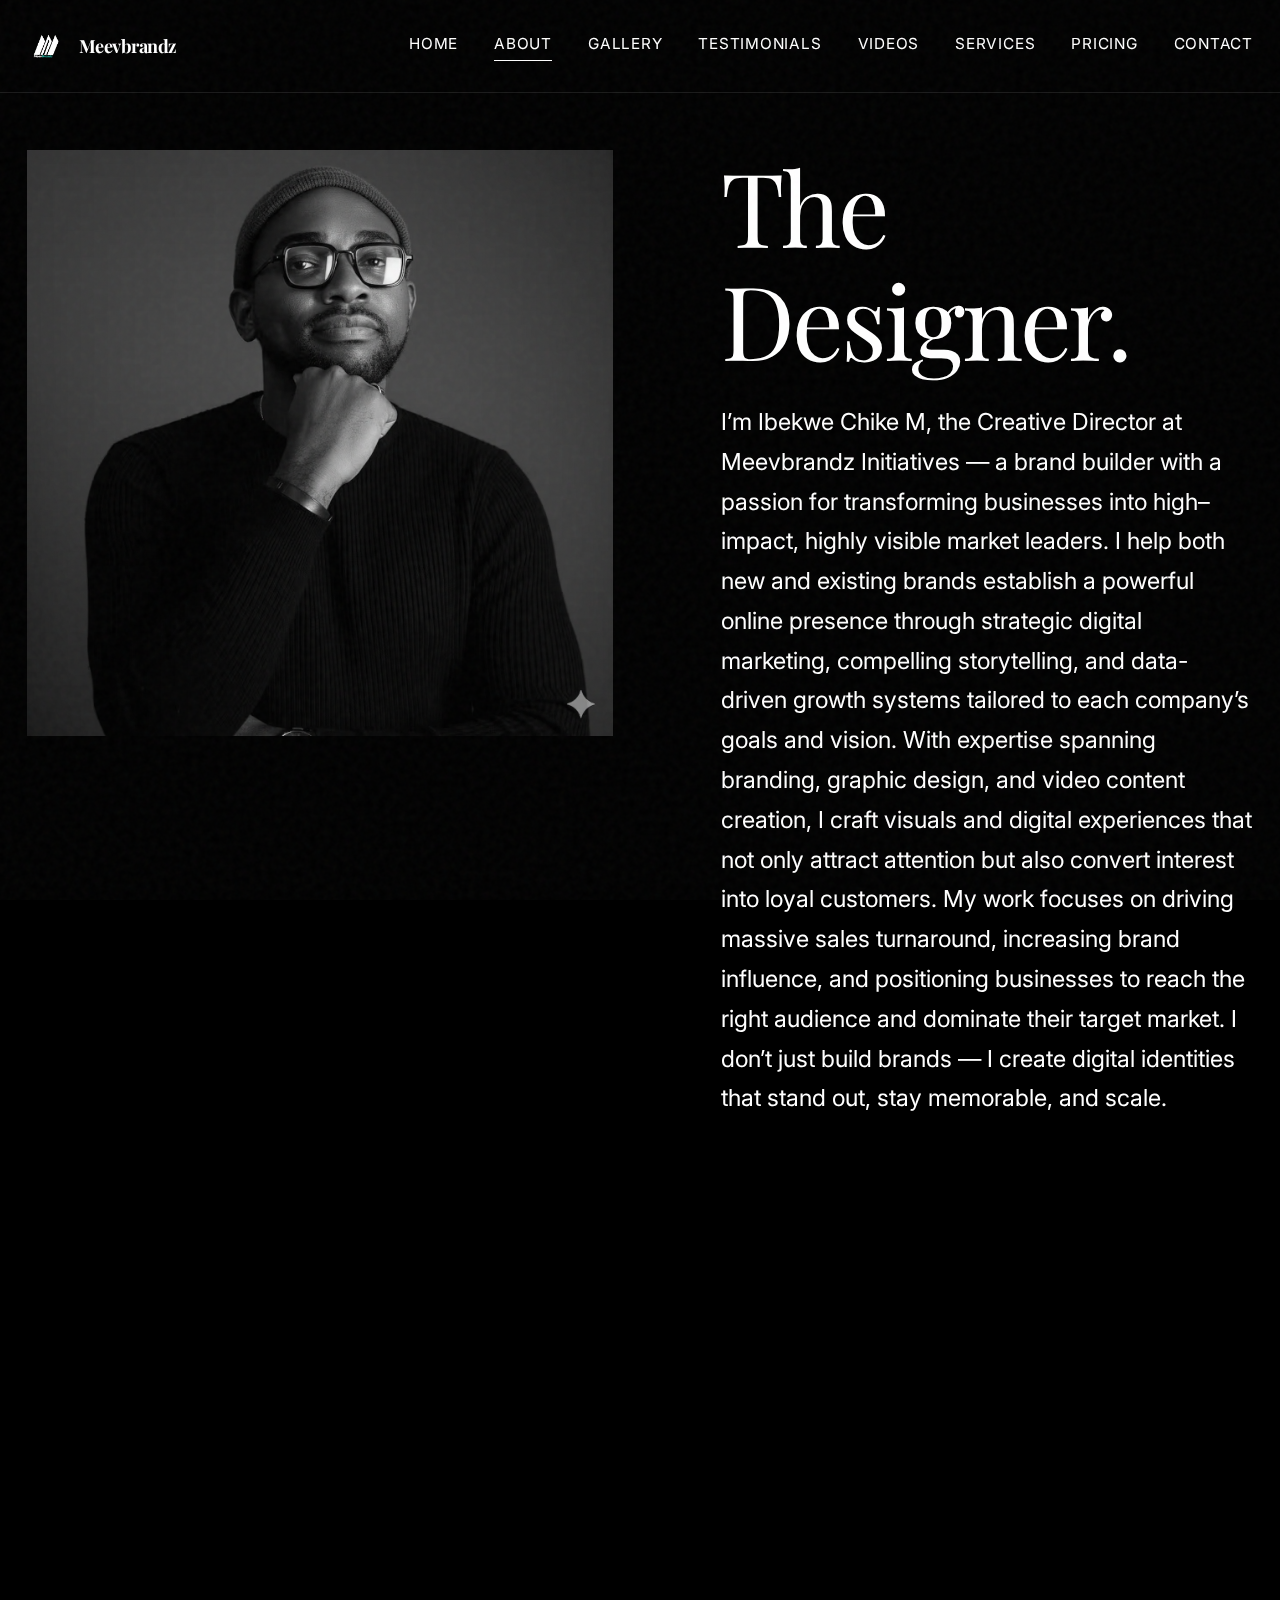
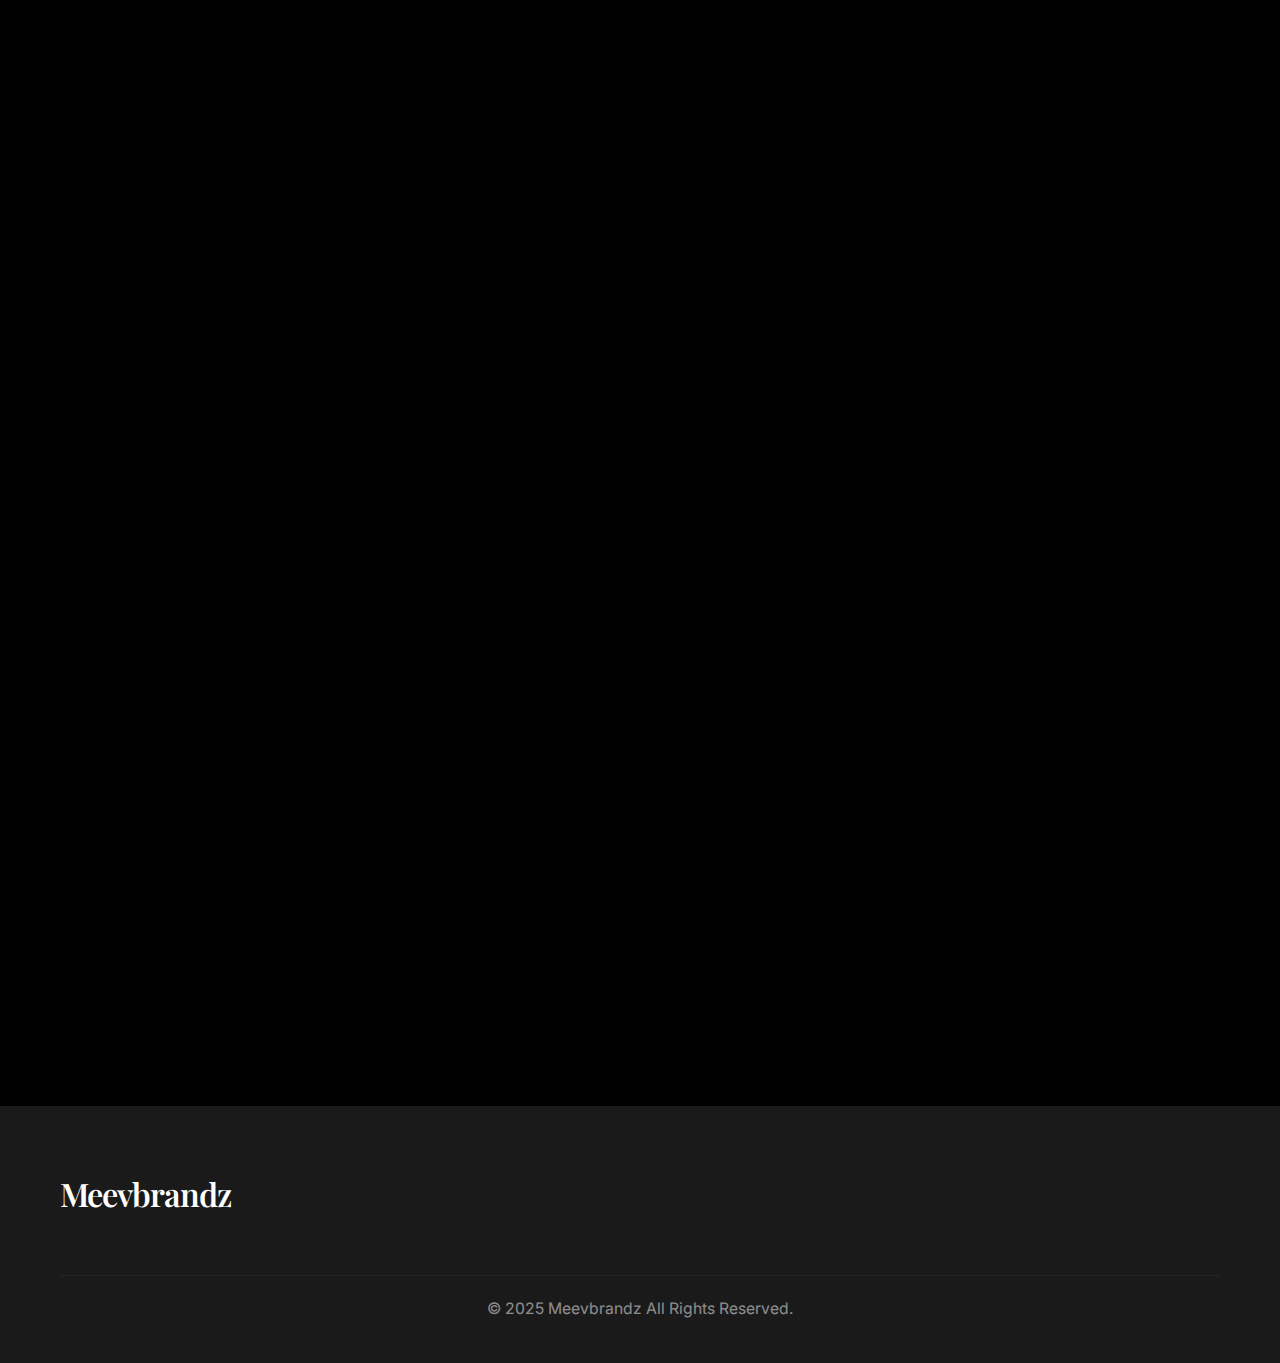
<file: about.html>
<!DOCTYPE html>
<html lang="en">
<head>
    <meta charset="UTF-8">
    <meta name="viewport" content="width=device-width, initial-scale=1.0">
    <title>About | Meevbrandz</title>
    <link rel="stylesheet" href="/css/styles.css">
    <link rel="apple-touch-icon" href="assets/images/logo.avif">
    <link rel="icon" type="image/avif" sizes="32x32" href="assets/images/logo.avif">
    <link rel="icon" type="image/avif" sizes="16x16" href="assets/images/logo.avif">
    <link rel="icon" href="assets/images/logo.avif" type="image/avif">
    <link rel="alternate icon" href="assets/images/logo.avif" type="image/avif">
    <link href="https://fonts.googleapis.com/css2?family=Inter:wght@300;400;500;600&family=Playfair+Display:ital,wght@0,400;0,600;1,400&display=swap" rel="stylesheet">
    <link rel="stylesheet" href="https://cdnjs.cloudflare.com/ajax/libs/font-awesome/6.5.1/css/all.min.css" integrity="sha512-DTOQO9RWCH3ppGqcWaEA1BIZOC6xxalwEsw9c2QQeAIftl+Vegovlnee1c9QX4TctnWMn13TZye+giMm8e2LwA==" crossorigin="anonymous" referrerpolicy="no-referrer" />
</head>
<body>
    <div class="noise-overlay"></div>

    <nav class="navbar">
        <div class="container nav-container">
            <a href="/" class="logo">
                <img src="assets/images/logo.avif" alt="Meevbrandz" class="logo-img">
                <span class="logo-text">Meevbrandz</span>
            </a>
            <div class="mobile-menu-btn">☰</div>
            <div class="nav-links">
                <a href="/">Home</a>
                <a href="/about.html" class="active">About</a>
                <a href="/gallery.html">Gallery</a>
                <a href="/testimonials.html">Testimonials</a>
                <a href="/videos.html">Videos</a>
                <a href="/services.html">Services</a>
                <a href="/pricing.html">Pricing</a>
                <a href="/contact.html">Contact</a>
            </div>
        </div>
    </nav>

    <section class="section container" style="padding-top: 150px;">
        <div class="grid grid-2">
            <div class="reveal-up">
                <img src="/assets/images/meev-opt.avif" alt="Meevbrandz Portrait" style="width: 100%; max-height: 700px; object-fit: cover; filter: grayscale(100%);">
            </div>
            <div style="display: flex; flex-direction: column; justify-content: center; padding-left: var(--spacing-md);">
                <h1 class="reveal-up delay-1">The Designer.</h1>
                <p class="bio reveal-up delay-2" style="font-size: 1.3rem; margin-bottom: var(--spacing-md);">
                    I’m Ibekwe Chike M, the Creative Director at Meevbrandz Initiatives — a brand builder with a passion for transforming businesses into high–impact, highly visible market leaders.
                    I help both new and existing brands establish a powerful online presence through strategic digital marketing, compelling storytelling, and data-driven growth systems tailored to each company’s goals and vision.

                    With expertise spanning branding, graphic design, and video content creation, I craft visuals and digital experiences that not only attract attention but also convert interest into loyal customers. My work focuses on driving massive sales turnaround, increasing brand influence, and positioning businesses to reach the right audience and dominate their target market.

                    I don’t just build brands — I create digital identities that stand out, stay memorable, and scale.
                </p>
                
                <div class="reveal-up delay-3">
                    <h3 style="margin-top: 2rem;">Skills</h3>
                    <ul style="margin-bottom: var(--spacing-md); display: grid; grid-template-columns: 1fr 1fr; gap: 1rem;">
                        <li>Creative Graphic Design</li>
                        <li>Content Creation</li>
                        <li>Branding (Online and Physical)</li>
                        <li>Social Media Management/Strategist</li>
                        <li>SEO (Search Engine Optimisation)</li>
                        <li>Motion Graphics</li>
                        <li>Video Editing</li>
                        <li>Brand Visibility and Marketing</li>
                        <li>Digital Marketing</li>
                        <li>Web Development</li>
                        <li>Page Growth Analyst</li>
                        <li>Sponsored ADS</li>
                        <li>Training</li>
                    </ul>

                    <h3 style="margin-top: 2rem;">Experience</h3>
                    <div class="experience-list" style="display: grid; gap: 1.2rem; margin-top: 1rem;">
                        <div class="service-item">
                            <strong>Social Media Manager</strong> @ RKY careers uk<br>
                            <span style="color: var(--gray-dark);">2023 - present</span>
                        </div>
                        <div class="service-item">
                            <strong>Creative Designer</strong> EDC (Ecobank)<br>
                            <span style="color: var(--gray-dark);">2025</span>
                        </div>
                        <div class="service-item">
                            <strong>Social Media Strategist</strong> Xpertdomain<br>
                            <span style="color: var(--gray-dark);">2021 - present</span>
                        </div>
                        <div class="service-item">
                            <strong>Creative Media Expert</strong> Ads in naija<br>
                            <span style="color: var(--gray-dark);">2025</span>
                        </div>
                        <div class="service-item">
                            <strong>Brand Specialist</strong> Afloat<br>
                            <span style="color: var(--gray-dark);">2025</span>
                        </div>
                    </div>
                </div>
            </div>
        </div>
    </section>

    <footer style="background:#1a1a1a;padding:60px 0 40px;">
        <div class="container" style="max-width:1200px;margin:0 auto;padding:0 20px;">
            <div style="display:flex;justify-content:space-between;align-items:center;flex-wrap:wrap;gap:2rem;margin-bottom:3rem;">
                <a href="/" class="logo" style="color:white;font-size:1.8rem;font-weight:600;text-decoration:none;">Meevbrandz</a>
                
                <div style="display:flex;gap:2rem;">
                    <a href="https://facebook.com/yourpage" target="_blank" rel="noopener" aria-label="Facebook" style="color:white;font-size:1.5rem;opacity:0.8;transition:opacity .2s;">
                        <i class="fab fa-facebook-f"></i>
                    </a>
                    <a href="https://pinterest.com/yourprofile" target="_blank" rel="noopener" aria-label="Pinterest" style="color:white;font-size:1.5rem;opacity:0.8;">
                        <i class="fab fa-pinterest-p"></i>
                    </a>
                    <a href="https://instagram.com/meevbrandz.initiatives" target="_blank" rel="noopener" aria-label="Instagram" style="color:white;font-size:1.5rem;opacity:0.8;">
                        <i class="fab fa-instagram"></i>
                    </a>
                    <a href="https://linkedin.com/in/chike-ibekwe-421043186" target="_blank" rel="noopener" aria-label="LinkedIn" style="color:white;font-size:1.5rem;opacity:0.8;">
                        <i class="fab fa-linkedin-in"></i>
                    </a>
                </div>
            </div>
            <p style="text-align:center;opacity:0.5;font-size:0.875rem;color:white;border-top:1px solid rgba(255,255,255,0.1);padding-top:20px;">
                © 2025 Meevbrandz All Rights Reserved.
            </p>
        </div>
    </footer>

    <script src="/js/main.js"></script>
</body>
</html>
</file>
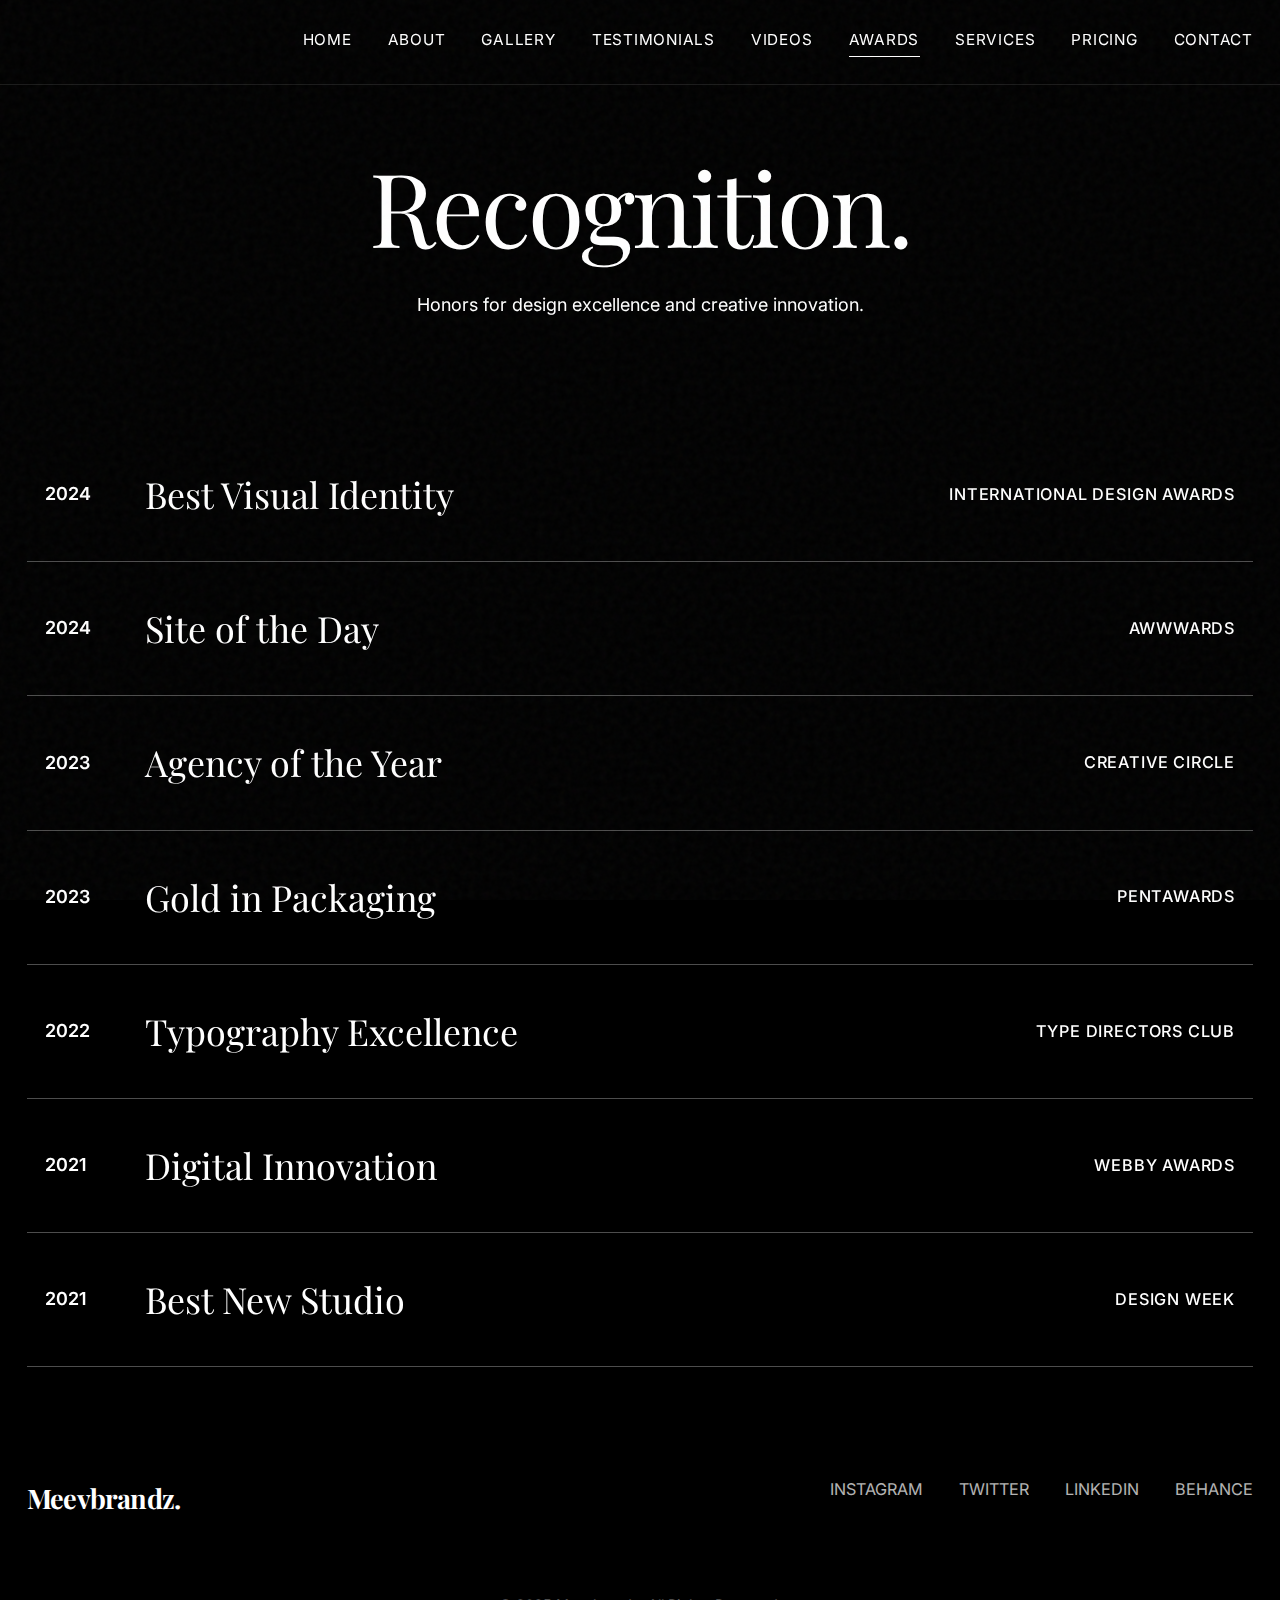
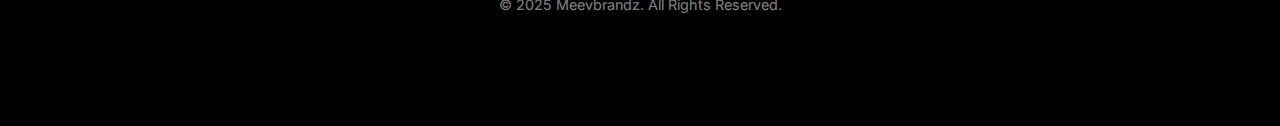
<file: awards.html>
<!DOCTYPE html>
<html lang="en">
<head>
    <meta charset="UTF-8">
    <meta name="viewport" content="width=device-width, initial-scale=1.0">
    <title>Awards | Meevbrandz</title>
    <link rel="stylesheet" href="/css/styles.css">
    <link href="https://fonts.googleapis.com/css2?family=Inter:wght@300;400;500;600&family=Playfair+Display:ital,wght@0,400;0,600;1,400&display=swap" rel="stylesheet">
</head>
<body>
    <div class="noise-overlay"></div>

    <nav class="navbar">
        <div class="container nav-container">
            <a href="/" class="logo">Meevbrandz.</a>
            <div class="mobile-menu-btn">☰</div>
            <div class="nav-links">
                <a href="/">Home</a>
                <a href="/about.html">About</a>
                <a href="/gallery.html">Gallery</a>
                <a href="/testimonials.html">Testimonials</a>
                <a href="/videos.html">Videos</a>
                <a href="/awards.html" class="active">Awards</a>
                <a href="/services.html">Services</a>
                <a href="/pricing.html">Pricing</a>
                <a href="/contact.html">Contact</a>
            </div>
        </div>
    </nav>

    <section class="section container" style="padding-top: 150px;">
        <div style="text-align: center; margin-bottom: var(--spacing-lg);">
            <h1 class="reveal-up">Recognition.</h1>
            <p class="reveal-up delay-1">Honors for design excellence and creative innovation.</p>
        </div>

        <div class="reveal-up delay-2">
            <table class="awards-table">
                <tr class="award-row">
                    <td class="award-year">2024</td>
                    <td class="award-title">Best Visual Identity</td>
                    <td class="award-org">International Design Awards</td>
                </tr>
                <tr class="award-row">
                    <td class="award-year">2024</td>
                    <td class="award-title">Site of the Day</td>
                    <td class="award-org">Awwwards</td>
                </tr>
                <tr class="award-row">
                    <td class="award-year">2023</td>
                    <td class="award-title">Agency of the Year</td>
                    <td class="award-org">Creative Circle</td>
                </tr>
                <tr class="award-row">
                    <td class="award-year">2023</td>
                    <td class="award-title">Gold in Packaging</td>
                    <td class="award-org">Pentawards</td>
                </tr>
                <tr class="award-row">
                    <td class="award-year">2022</td>
                    <td class="award-title">Typography Excellence</td>
                    <td class="award-org">Type Directors Club</td>
                </tr>
                <tr class="award-row">
                    <td class="award-year">2021</td>
                    <td class="award-title">Digital Innovation</td>
                    <td class="award-org">Webby Awards</td>
                </tr>
                <tr class="award-row">
                    <td class="award-year">2021</td>
                    <td class="award-title">Best New Studio</td>
                    <td class="award-org">Design Week</td>
                </tr>
            </table>
        </div>
        
    </section>

    <footer>
        <div class="container">
            <div style="display: flex; justify-content: space-between; flex-wrap: wrap; gap: 2rem; margin-bottom: 4rem; text-align: left;">
                <div>
                    <a href="/" class="logo" style="color: white; font-size: 1.5rem;">Meevbrandz.</a>
                </div>
                <div style="display: flex; gap: 2rem;">
                    <a href="#" style="color: white; opacity: 0.7; font-size: 0.9rem; text-transform: uppercase;">Instagram</a>
                    <a href="#" style="color: white; opacity: 0.7; font-size: 0.9rem; text-transform: uppercase;">Twitter</a>
                    <a href="#" style="color: white; opacity: 0.7; font-size: 0.9rem; text-transform: uppercase;">LinkedIn</a>
                    <a href="#" style="color: white; opacity: 0.7; font-size: 0.9rem; text-transform: uppercase;">Behance</a>
                </div>
            </div>
            <p style="opacity: 0.5; font-size: 0.8rem;">&copy; 2025 Meevbrandz. All Rights Reserved.</p>
        </div>
    </footer>

    <script src="/js/main.js"></script>
</body>
</html>
</file>
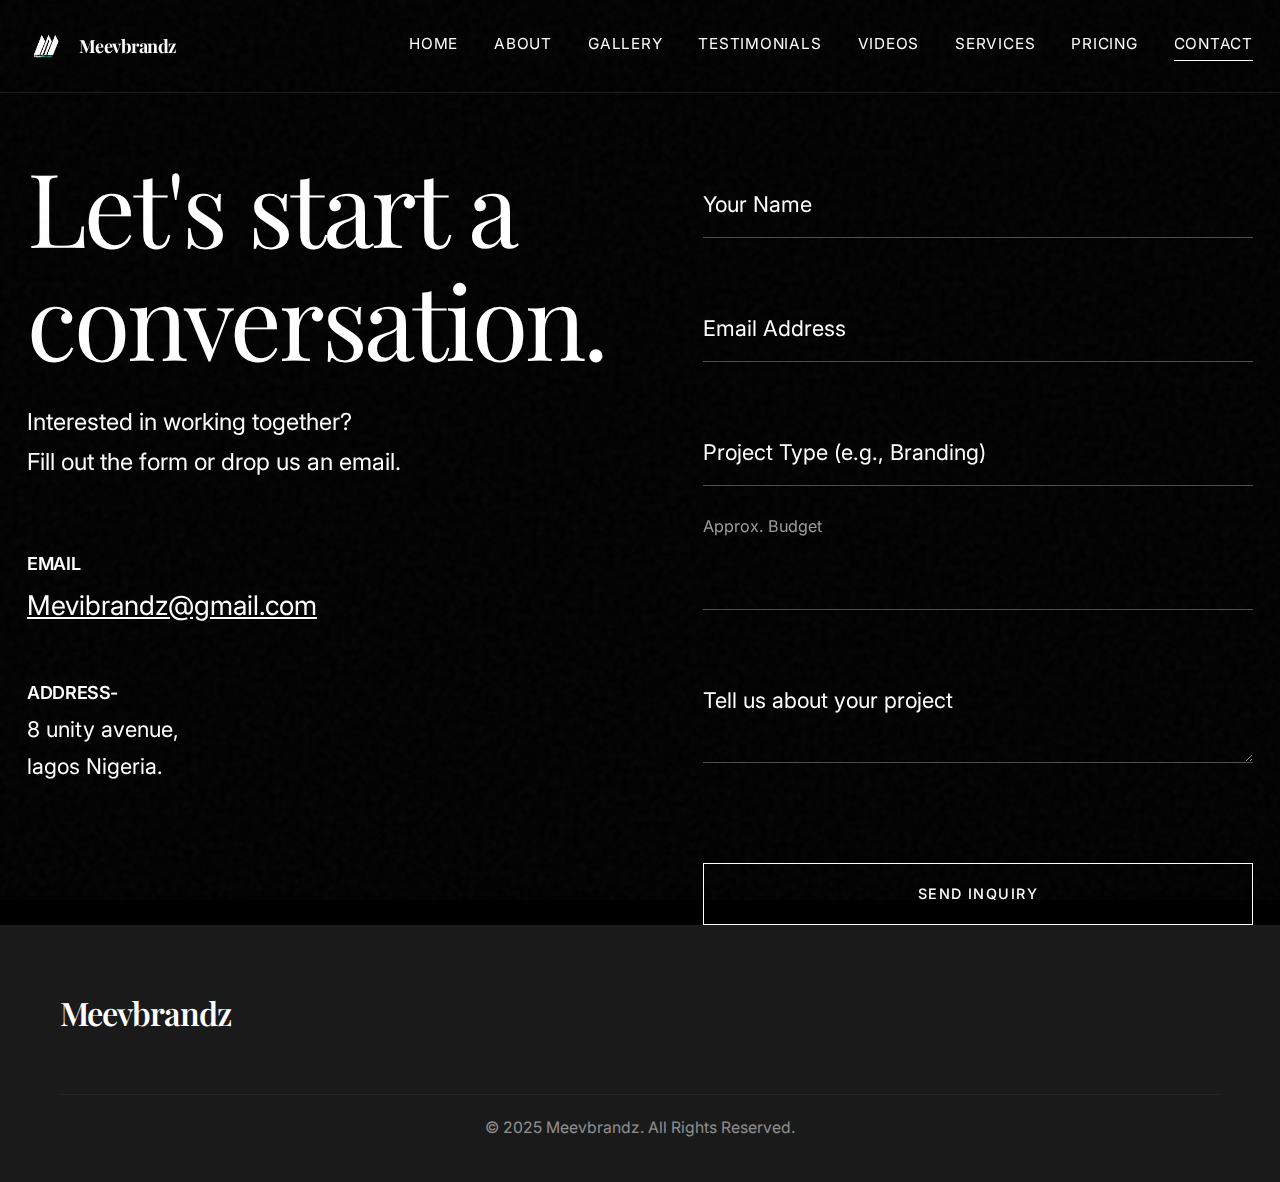
<file: contact.html>
<!DOCTYPE html>
<html lang="en">
<head>
    <meta charset="UTF-8">
    <meta name="viewport" content="width=device-width, initial-scale=1.0">
    <title>Contact | Meevbrandz</title>
    <link rel="apple-touch-icon" href="assets/images/logo.avif">
<link rel="icon" type="image/avif" sizes="32x32" href="assets/images/logo.avif">
<link rel="icon" type="image/avif" sizes="16x16" href="assets/images/logo.avif">
<link rel="icon" href="assets/images/logo.avif" type="image/avif">
<link rel="alternate icon" href="assets/images/logo.avif" type="image/avif">
    <link rel="stylesheet" href="/css/styles.css">
    <link rel="stylesheet" href="https://cdnjs.cloudflare.com/ajax/libs/font-awesome/6.5.1/css/all.min.css" integrity="sha512-DTOQO9RWCH3ppGqcWaEA1BIZOC6xxalwEsw9c2QQeAIftl+Vegovlnee1c9QX4TctnWMn13TZye+giMm8e2LwA==" crossorigin="anonymous" referrerpolicy="no-referrer" />
    <link href="https://fonts.googleapis.com/css2?family=Inter:wght@300;400;500;600&family=Playfair+Display:ital,wght@0,400;0,600;1,400&display=swap" rel="stylesheet">
</head>
<body>
    <div class="noise-overlay"></div>

    <nav class="navbar">
        <div class="container nav-container">
            <a href="/" class="logo">
    <img src="assets/images/logo.avif" alt="Meevbrandz" class="logo-img">
    <span class="logo-text">Meevbrandz</span>
</a>
            <div class="mobile-menu-btn">☰</div>
            <div class="nav-links">
                <a href="/">Home</a>
                <a href="/about.html">About</a>
                <a href="/gallery.html">Gallery</a>
                <a href="/testimonials.html">Testimonials</a>
                <a href="/videos.html">Videos</a>
                <a href="/services.html">Services</a>
                <a href="/pricing.html">Pricing</a>
                <a href="/contact.html" class="active">Contact</a>
            </div>
        </div>
    </nav>

    <section class="section container" style="padding-top: 150px;">
        <div class="grid grid-2">
            <!-- Left Column: Info -->
            <div class="reveal-up">
                <h1>Let's start a<br>conversation.</h1>
                <p style="font-size: 1.3rem; color: var(--gray-dark); margin-bottom: 4rem;">
                    Interested in working together? <br>
                    Fill out the form or drop us an email.
                </p>
                
                <div style="margin-bottom: 3rem;">
                    <h3 style="font-size: 1rem; text-transform: uppercase; color: var(--gray-dark); margin-bottom: 0.5rem;">Email</h3>
                    <a href="mailto:Mevibrandz@gmail.com" style="font-size: 1.5rem; text-decoration: underline;">Mevibrandz@gmail.com</a>
                </div>

                <div style="margin-bottom: 3rem;">
                    <h3 style="font-size: 1rem; text-transform: uppercase; color: var(--gray-dark); margin-bottom: 0.5rem;">Address-</h3>
                    <p style="font-size: 1.2rem;">
                         8 unity avenue,<br>
                         lagos Nigeria.
                    </p>
                </div>
            </div>
            
            <!-- Right Column: Form -->
            <div class="reveal-up delay-1" style="padding-left: 2rem;">
                <form id="contact-form" style="margin-top: 1rem;">
                    <div class="contact-form-group">
                        <input type="text" id="name" class="contact-input" required placeholder=" ">
                        <label for="name" class="contact-label">Your Name</label>
                    </div>
                    
                    <div class="contact-form-group">
                        <input type="email" id="email" class="contact-input" required placeholder=" ">
                        <label for="email" class="contact-label">Email Address</label>
                    </div>
                    
                    <div class="contact-form-group">
                        <input type="text" id="project" class="contact-input" required placeholder=" ">
                        <label for="project" class="contact-label">Project Type (e.g., Branding)</label>
                    </div>
                    
                    <div class="contact-form-group">
                        <input type="text" id="budget" class="contact-input" placeholder=" ">
                        <label for="budget" class="contact-label">Approx. Budget</label>
                    </div>
                    
                    <div class="contact-form-group">
                        <textarea id="message" class="contact-input" rows="1" required placeholder=" " style="resize: none; min-height: 100px;"></textarea>
                        <label for="message" class="contact-label">Tell us about your project</label>
                    </div>
                    
                    <button type="submit" class="btn" style="width: 100%; margin-top: 2rem;">Send Inquiry</button>
                    
                    <div id="form-success" style="display: none; margin-top: 2rem; padding: 1rem; background: #f0f9eb; color: #2e7d32; border: 1px solid #c8e6c9;">
                        Thank you! We'll be in touch shortly.
                    </div>
                </form>
            </div>
        </div>
    </section>

<footer style="background:#1a1a1a;padding:60px 0 40px;">
        <div class="container" style="max-width:1200px;margin:0 auto;padding:0 20px;">
            <div style="display:flex;justify-content:space-between;align-items:center;flex-wrap:wrap;gap:2rem;margin-bottom:3rem;">
                <a href="/" class="logo" style="color:white;font-size:1.8rem;font-weight:600;text-decoration:none;">Meevbrandz</a>
                
                <div style="display:flex;gap:2rem;">
                    <a href="https://facebook.com/yourpage" target="_blank" rel="noopener" aria-label="Facebook" style="color:white;font-size:1.5rem;opacity:0.8;transition:opacity .2s;">
                        <i class="fab fa-facebook-f"></i>
                    </a>
                    <a href="https://pinterest.com/yourprofile" target="_blank" rel="noopener" aria-label="Pinterest" style="color:white;font-size:1.5rem;opacity:0.8;">
                        <i class="fab fa-pinterest-p"></i>
                    </a>
                    <a href="https://instagram.com/meevbrandz.initiatives" target="_blank" rel="noopener" aria-label="Instagram" style="color:white;font-size:1.5rem;opacity:0.8;">
                        <i class="fab fa-instagram"></i>
                    </a>
                    <a href="https://linkedin.com/in/chike-ibekwe-421043186" target="_blank" rel="noopener" aria-label="LinkedIn" style="color:white;font-size:1.5rem;opacity:0.8;">
                        <i class="fab fa-linkedin-in"></i>
                    </a>
                </div>
            </div>
            <p style="text-align:center;opacity:0.5;font-size:0.875rem;color:white;border-top:1px solid rgba(255,255,255,0.1);padding-top:20px;">
                © 2025 Meevbrandz. All Rights Reserved.
            </p>
        </div>
    </footer>


    <script src="/js/supabase-placeholders.js"></script>
    <script src="/js/main.js"></script>
    <script>
        // Auto-resize textarea
        const tx = document.getElementsByTagName("textarea");
        for (let i = 0; i < tx.length; i++) {
            tx[i].setAttribute("style", "height:" + (tx[i].scrollHeight) + "px;overflow-y:hidden;");
            tx[i].addEventListener("input", OnInput, false);
        }
        function OnInput() {
            this.style.height = 0;
            this.style.height = (this.scrollHeight) + "px";
        }

        // Form Handling
        const form = document.getElementById('contact-form');
        form.addEventListener('submit', async (e) => {
            e.preventDefault();
            const btn = form.querySelector('button');
            const originalText = btn.textContent;
            btn.textContent = 'Sending...';
            btn.disabled = true;

            // Collect form data
            const name = document.getElementById('name').value;
            const email = document.getElementById('email').value;
            const project = document.getElementById('project').value;
            const budget = document.getElementById('budget').value;
            const message = document.getElementById('message').value;

            // Construct WhatsApp Message
            const whatsappNumber = "+2347063363052";
            const text = `*New Inquiry from Website*%0A%0A*Name:* ${name}%0A*Email:* ${email}%0A*Project:* ${project}%0A*Budget:* ${budget}%0A*Message:* ${message}`;
            
            // Open WhatsApp
            window.open(`https://wa.me/${whatsappNumber}?text=${text}`, '_blank');

            // Show success state
            document.getElementById('form-success').style.display = 'block';
            form.reset();
            btn.textContent = 'Sent';
            setTimeout(() => {
                btn.textContent = originalText;
                btn.disabled = false;
            }, 3000);
        });
    </script>
</body>
</html>
</file>
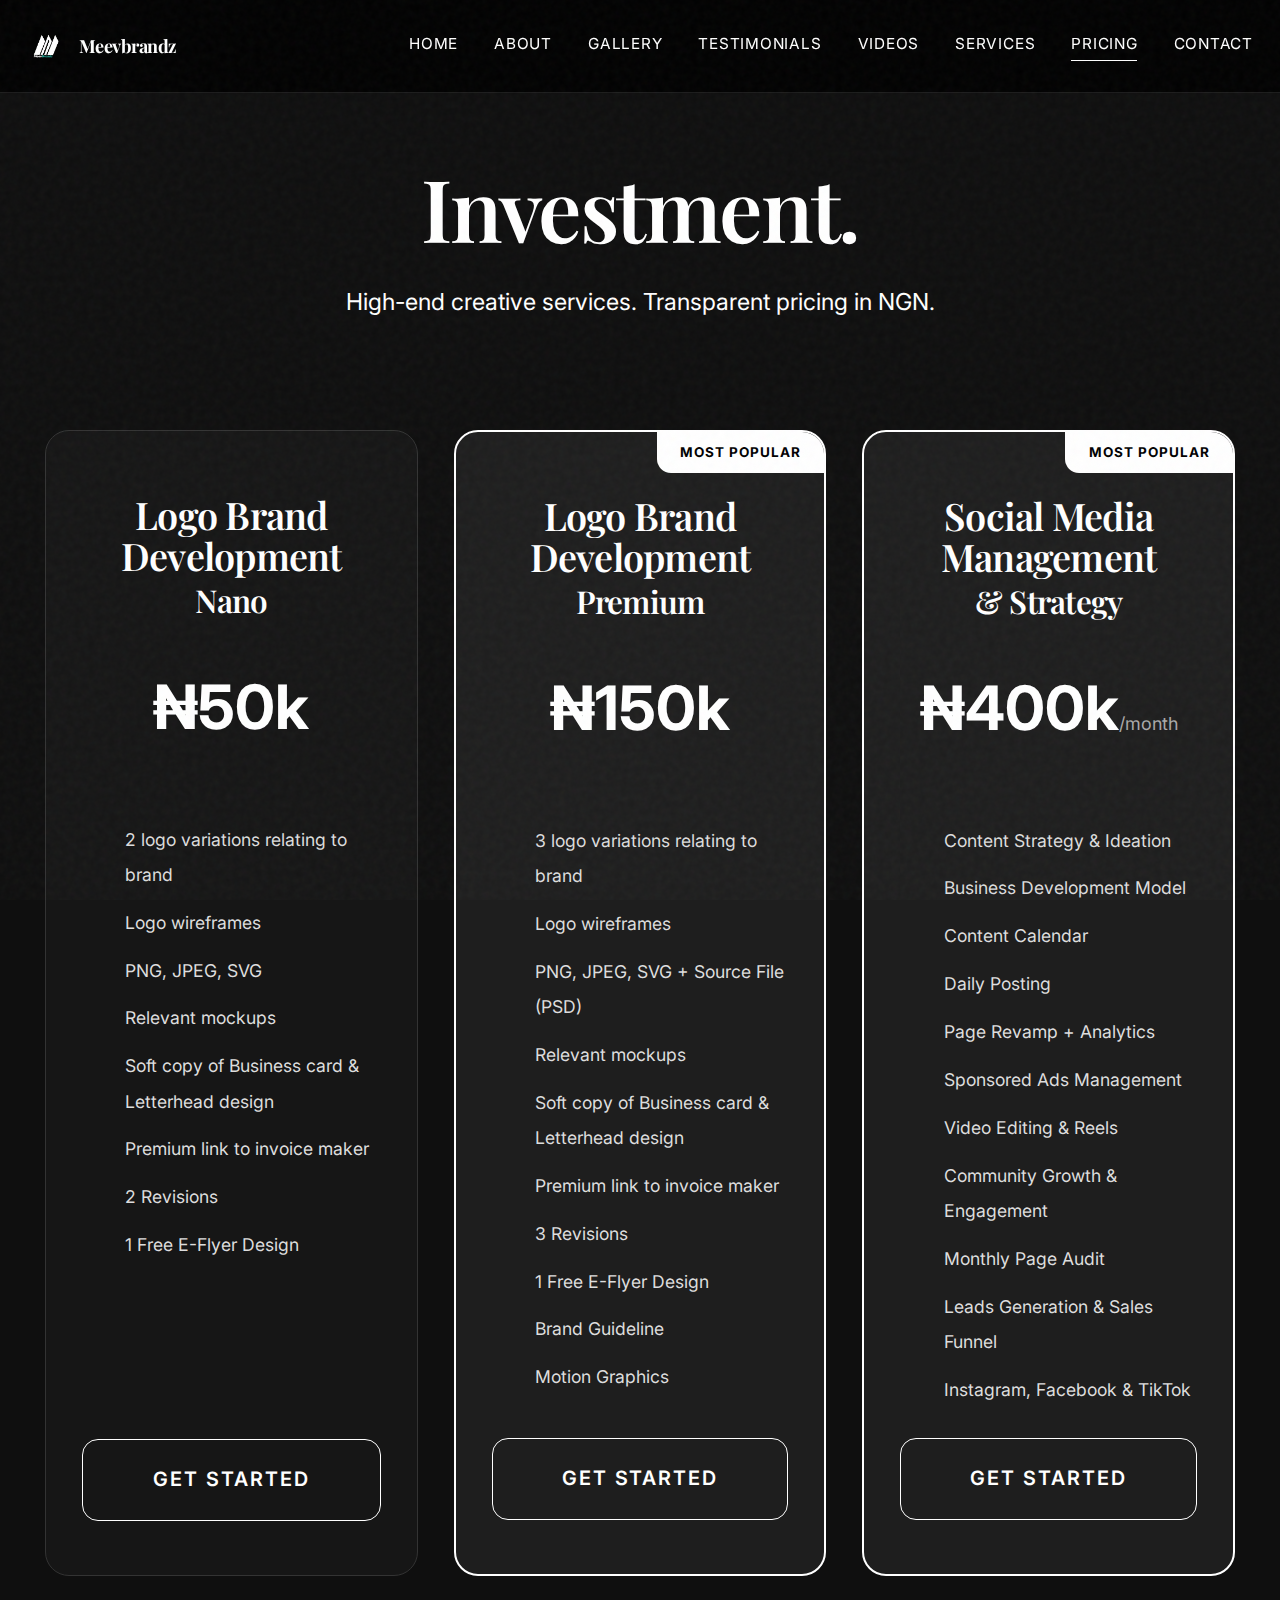
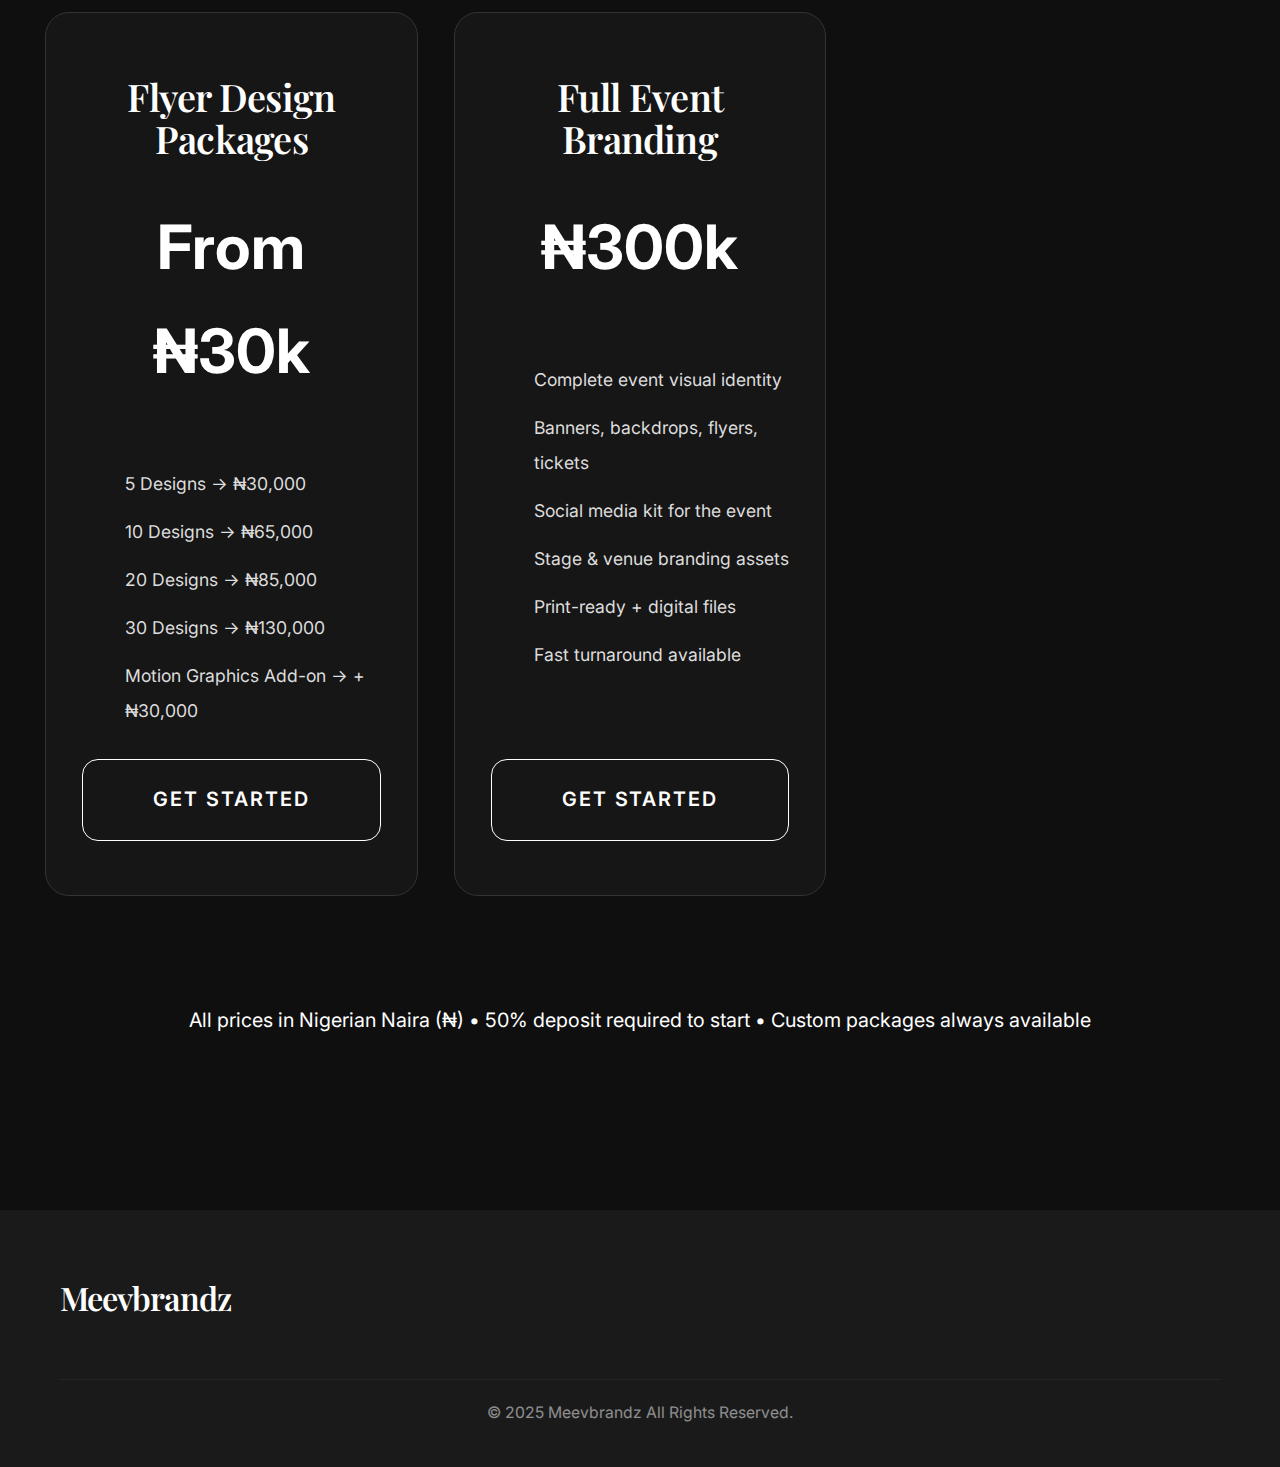
<file: pricing.html>
<!DOCTYPE html>
<html lang="en">
<head>
    <meta charset="UTF-8">
    <meta name="viewport" content="width=device-width, initial-scale=1.0">
    <title>Pricing | Meevbrandz</title>
    <link rel="stylesheet" href="/css/styles.css">
    <link rel="apple-touch-icon" href="assets/images/logo.avif">
    <link rel="icon" type="image/avif" sizes="32x32" href="assets/images/logo.avif">
    <link rel="icon" type="image/avif" sizes="16x16" href="assets/images/logo.avif">
    <link rel="icon" href="assets/images/logo.avif" type="image/avif">
    <link rel="alternate icon" href="assets/images/logo.avif" type="image/avif">
    <link rel="stylesheet" href="https://cdnjs.cloudflare.com/ajax/libs/font-awesome/6.5.1/css/all.min.css"
          integrity="sha512-DTOQO9RWCH3ppGqcWaEA1BIZOC6xxalwEsw9c2QQeAIftl+Vegovlnee1c9QX4TctnWMn13TZye+giMm8e2LwA=="
          crossorigin="anonymous" referrerpolicy="no-referrer" />
    <link href="https://fonts.googleapis.com/css2?family=Inter:wght@300;400;500;600&family=Playfair+Display:wght@400;600&display=swap" rel="stylesheet">

    <style>
        :root {
            --bg: #0f0f0f;
            --card: #161616;
            --border: #333;
            --text: #ffffff;
            --muted: #aaaaaa;
        }
        * { box-sizing: border-box; }
        body { 
            background: var(--bg); 
            color: var(--text); 
            margin: 0; 
            font-family: 'Inter', sans-serif;
            min-height: 100vh;
        }

        .container { max-width: 1400px; margin: 0 auto; padding: 0 1.5rem; }

        h1 {
            font-family: 'Playfair Display', serif;
            font-size: clamp(2.8rem, 8vw, 4.8rem);
            text-align: center;
            margin: 0;
            font-weight: 600;
        }
        .subtitle {
            text-align: center;
            color: #aaa;
            font-size: clamp(1.1rem, 3vw, 1.3rem);
            max-width: 700px;
            margin: 1.5rem auto 0;
            padding: 0 1rem;
        }

        .pricing-grid {
            display: grid;
            grid-template-columns: repeat(auto-fit, minmax(320px, 1fr));
            gap: 2rem;
            margin: 6rem 0;
            padding: 0 1rem;
        }

        /* MAGIC HAPPENS HERE → makes button stick to bottom */
        .package-card {
            background: var(--card);
            border: 1px solid var(--border);
            border-radius: 24px;
            padding: 3rem 2rem;
            text-align: center;
            transition: all 0.4s ease;
            position: relative;
            overflow: hidden;
            display: flex;
            flex-direction: column;
            justify-content: space-between; /* ← This pushes button to bottom */
            min-height: 680px; /* optional: makes all cards same height */
        }

        .package-card:hover {
            border-color: #666;
            transform: translateY(-12px);
            box-shadow: 0 30px 60px rgba(0,0,0,0.6);
        }
        .package-card.featured {
            border: 2px solid #fff;
            background: #1e1e1e;
        }
        .package-card.featured::before {
            content: "MOST POPULAR";
            position: absolute;
            top: 0; right: 0;
            background: #fff;
            color: #000;
            font-size: 0.75rem;
            font-weight: 700;
            letter-spacing: 1px;
            padding: 0.5rem 1.3rem;
            border-bottom-left-radius: 14px;
        }

        .package-icon i {
            font-size: clamp(3.2rem, 7vw, 4.2rem);
            margin-bottom: 1.8rem;
            opacity: 0.9;
        }
        .package-name {
            font-family: 'Playfair Display', serif;
            font-size: clamp(1.7rem, 5vw, 2.1rem);
            font-weight: 600;
            margin: 0.5rem 1rem;
        }
        .package-price {
            font-size: clamp(2.6rem, 7vw, 3.4rem);
            font-weight: 700;
            margin: 1.5rem 0;
        }
        .package-price small {
            font-size: 1rem;
            color: var(--muted);
            font-weight: 400;
        }

        .package-features {
            list-style: none;
            padding: 0;
            margin: 2rem 0 1rem;
            text-align: left;
            line-height: 2;
            flex-grow: 1; /* lets the list take available space */
        }
        .package-features li {
            color: #ddd;
            padding-left: 2.4rem;
            position: relative;
            margin-bottom: 0.7rem;
            font-size: 0.98rem;
        }
        .package-features li::before {
            content: "\f00c";
            font-family: "Font Awesome 6 Free";
            font-weight: 900;
            position: absolute;
            left: 0;
            color: #fff;
            top: 0.1rem;
        }

        .btn {
            display: block;
            width: 100%;
            padding: 1.3rem;
            border-radius: 16px;
            font-weight: 600;
            font-size: 1.1rem;
            text-decoration: none;
            transition: all 0.3s;
            margin-top: auto; /* ← pushes button to very bottom */
        }
        .btn-outline {
            border: 2px solid #555;
            color: #fff;
            background: transparent;
        }
        .btn-outline:hover {
            border-color: #fff;
            background: #fff;
            color: #000;
        }
        .btn-primary {
            background: #fff;
            color: #000;
        }
        .btn-primary:hover {
            background: transparent;
            color: #fff;
            border: 2px solid #fff;
        }

        .pricing-note {
            text-align:center;
            margin:6rem 0 4rem;
            color:#888;
            font-size: clamp(0.95rem, 2.5vw, 1.1rem);
            padding: 0 1rem;
        }

        @media (max-width: 480px) {
            .pricing-grid { 
                gap: 2.5rem; 
                padding: 0 0.8rem; 
                margin: 4rem 0;
            }
            .package-card {
                padding: 2.5rem 1.5rem;
                min-height: auto;
            }
        }
    </style>
</head>
<body>
    <div class="noise-overlay"></div>

    <nav class="navbar">
        <div class="container nav-container">
            <a href="/" class="logo">
                <img src="assets/images/logo.avif" alt="Meevbrandz" class="logo-img">
                <span class="logo-text">Meevbrandz</span>
            </a>
            <div class="mobile-menu-btn">☰</div>
            <div class="nav-links">
                <a href="/">Home</a>
                <a href="/about.html">About</a>
                <a href="/gallery.html">Gallery</a>
                <a href="/testimonials.html">Testimonials</a>
                <a href="/videos.html">Videos</a>
                <a href="/services.html">Services</a>
                <a href="/pricing.html" class="active">Pricing</a>
                <a href="/contact.html">Contact</a>
            </div>
        </div>
    </nav>

    <section style="padding-top: 160px; padding-bottom: 100px;">
        <div class="container">
            <h1>Investment.</h1>
            <p class="subtitle">High-end creative services. Transparent pricing in NGN.</p>

            <div class="pricing-grid">

                <!-- LOGO BRAND DEVELOPMENT - NANO -->
                <div class="package-card">
                    <div class="package-icon"><i class="fas fa-pen-fancy"></i></div>
                    <h3 class="package-name">Logo Brand Development<br><small>Nano</small></h3>
                    <div class="package-price">₦50k</div>
                    <ul class="package-features">
                        <li>2 logo variations relating to brand</li>
                        <li>Logo wireframes</li>
                        <li>PNG, JPEG, SVG</li>
                        <li>Relevant mockups</li>
                        <li>Soft copy of Business card & Letterhead design</li>
                        <li>Premium link to invoice maker</li>
                        <li>2 Revisions</li>
                        <li>1 Free E-Flyer Design</li>
                    </ul>
                    <a href="/contact.html" class="btn btn-outline">Get Started</a>
                </div>

                <!-- LOGO BRAND DEVELOPMENT - PREMIUM -->
                <div class="package-card featured">
                    <div class="package-icon"><i class="fas fa-crown"></i></div>
                    <h3 class="package-name">Logo Brand Development<br><small>Premium</small></h3>
                    <div class="package-price">₦150k</div>
                    <ul class="package-features">
                        <li>3 logo variations relating to brand</li>
                        <li>Logo wireframes</li>
                        <li>PNG, JPEG, SVG + Source File (PSD)</li>
                        <li>Relevant mockups</li>
                        <li>Soft copy of Business card & Letterhead design</li>
                        <li>Premium link to invoice maker</li>
                        <li>3 Revisions</li>
                        <li>1 Free E-Flyer Design</li>
                        <li>Brand Guideline</li>
                        <li>Motion Graphics</li>
                    </ul>
                    <a href="/contact.html" class="btn btn-primary">Get Started</a>
                </div>

                <!-- SOCIAL MEDIA MANAGEMENT -->
                <div class="package-card featured">
                    <div class="package-icon"><i class="fab fa-instagram"></i></div>
                    <h3 class="package-name">Social Media Management<br><small>& Strategy</small></h3>
                    <div class="package-price">₦400k<small>/month</small></div>
                    <ul class="package-features">
                        <li>Content Strategy & Ideation</li>
                        <li>Business Development Model</li>
                        <li>Content Calendar</li>
                        <li>Daily Posting</li>
                        <li>Page Revamp + Analytics</li>
                        <li>Sponsored Ads Management</li>
                        <li>Video Editing & Reels</li>
                        <li>Community Growth & Engagement</li>
                        <li>Monthly Page Audit</li>
                        <li>Leads Generation & Sales Funnel</li>
                        <li>Instagram, Facebook & TikTok</li>
                    </ul>
                    <a href="/contact.html" class="btn btn-primary">Get Started</a>
                </div>

                <!-- FLYER DESIGN PACKAGES -->
                <div class="package-card">
                    <div class="package-icon"><i class="fas fa-images"></i></div>
                    <h3 class="package-name">Flyer Design Packages</h3>
                    <div class="package-price">From ₦30k</div>
                    <ul class="package-features">
                        <li>5 Designs → ₦30,000</li>
                        <li>10 Designs → ₦65,000</li>
                        <li>20 Designs → ₦85,000</li>
                        <li>30 Designs → ₦130,000</li>
                        <li>Motion Graphics Add-on → +₦30,000</li>
                    </ul>
                    <a href="/contact.html" class="btn btn-outline">Get Started</a>
                </div>

                <!-- FULL EVENT BRANDING -->
                <div class="package-card">
                    <div class="package-icon"><i class="fas fa-star"></i></div>
                    <h3 class="package-name">Full Event Branding</h3>
                    <div class="package-price">₦300k</div>
                    <ul class="package-features">
                        <li>Complete event visual identity</li>
                        <li>Banners, backdrops, flyers, tickets</li>
                        <li>Social media kit for the event</li>
                        <li>Stage & venue branding assets</li>
                        <li>Print-ready + digital files</li>
                        <li>Fast turnaround available</li>
                    </ul>
                    <a href="/contact.html" class="btn btn-outline">Get Started</a>
                </div>

            </div>

            <div class="pricing-note">
                <p>All prices in Nigerian Naira (₦) • 50% deposit required to start • Custom packages always available</p>
            </div>
        </div>
    </section>

    <footer style="background:#1a1a1a;padding:60px 0 40px;">
        <div class="container" style="max-width:1200px;margin:0 auto;padding:0 20px;">
            <div style="display:flex;justify-content:space-between;align-items:center;flex-wrap:wrap;gap:2rem;margin-bottom:3rem;">
                <a href="/" class="logo" style="color:white;font-size:1.8rem;font-weight:600;text-decoration:none;">Meevbrandz</a>
                <div style="display:flex;gap:2rem;">
                    <a href="https://facebook.com/yourpage" target="_blank" rel="noopener" aria-label="Facebook" style="color:white;font-size:1.5rem;opacity:0.8;transition:opacity .2s;">
                        <i class="fab fa-facebook-f"></i>
                    </a>
                    <a href="https://pinterest.com/yourprofile" target="_blank" rel="noopener" aria-label="Pinterest" style="color:white;font-size:1.5rem;opacity:0.8;">
                        <i class="fab fa-pinterest-p"></i>
                    </a>
                    <a href="https://instagram.com/meevbrandz.initiatives" target="_blank" rel="noopener" aria-label="Instagram" style="color:white;font-size:1.5rem;opacity:0.8;">
                        <i class="fab fa-instagram"></i>
                    </a>
                    <a href="https://linkedin.com/in/chike-ibekwe-421043186" target="_blank" rel="noopener" aria-label="LinkedIn" style="color:white;font-size:1.5rem;opacity:0.8;">
                        <i class="fab fa-linkedin-in"></i>
                    </a>
                </div>
            </div>
            <p style="text-align:center;opacity:0.5;font-size:0.875rem;color:white;border-top:1px solid rgba(255,255,255,0.1);padding-top:20px;">
                © 2025 Meevbrandz All Rights Reserved.
            </p>
        </div>
    </footer>

    <script src="/js/main.js"></script>
</body>
</html>
</file>
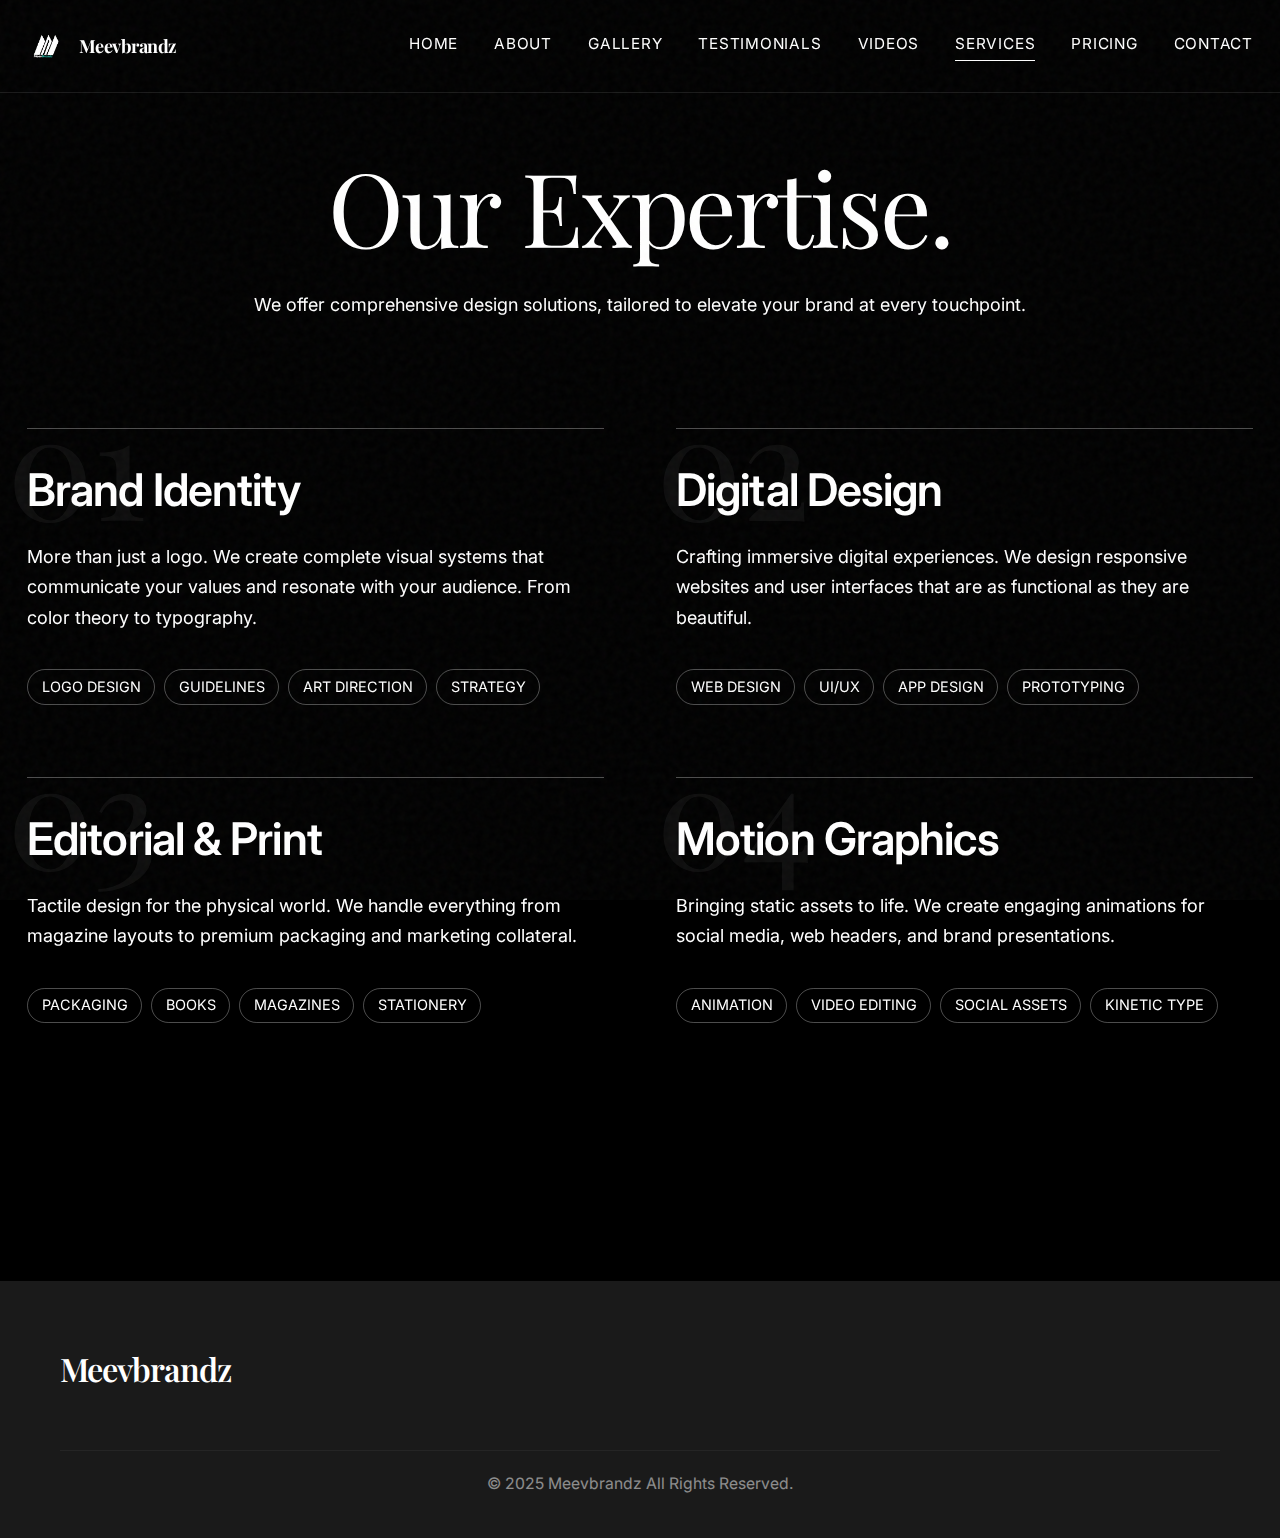
<file: services.html>
<!DOCTYPE html>
<html lang="en">
<head>
    <meta charset="UTF-8">
    <meta name="viewport" content="width=device-width, initial-scale=1.0">
    <title>Services | Meevbrandz</title>
    <link rel="stylesheet" href="/css/styles.css">
    <link rel="apple-touch-icon" href="assets/images/logo.avif">
<link rel="icon" type="image/avif" sizes="32x32" href="assets/images/logo.avif">
<link rel="icon" type="image/avif" sizes="16x16" href="assets/images/logo.avif">
<link rel="icon" href="assets/images/logo.avif" type="image/avif">
<link rel="alternate icon" href="assets/images/logo.avif" type="image/avif">
    <link rel="stylesheet" href="https://cdnjs.cloudflare.com/ajax/libs/font-awesome/6.5.1/css/all.min.css" integrity="sha512-DTOQO9RWCH3ppGqcWaEA1BIZOC6xxalwEsw9c2QQeAIftl+Vegovlnee1c9QX4TctnWMn13TZye+giMm8e2LwA==" crossorigin="anonymous" referrerpolicy="no-referrer" />
    <link href="https://fonts.googleapis.com/css2?family=Inter:wght@300;400;500;600&family=Playfair+Display:ital,wght@0,400;0,600;1,400&display=swap" rel="stylesheet">
</head>
<body>
    <div class="noise-overlay"></div>

    <nav class="navbar">
        <div class="container nav-container">
            <a href="/" class="logo">
    <img src="assets/images/logo.avif" alt="Meevbrandz" class="logo-img">
    <span class="logo-text">Meevbrandz</span>
</a>
            <div class="mobile-menu-btn">☰</div>
            <div class="nav-links">
                <a href="/">Home</a>
                <a href="/about.html">About</a>
                <a href="/gallery.html">Gallery</a>
                <a href="/testimonials.html">Testimonials</a>
                <a href="/videos.html">Videos</a>
                <a href="/services.html" class="active">Services</a>
                <a href="/pricing.html">Pricing</a>
                <a href="/contact.html">Contact</a>
            </div>
        </div>
    </nav>

    <section class="section container" style="padding-top: 150px;">
        <div style="text-align: center; max-width: 900px; margin: 0 auto var(--spacing-lg) auto;">
            <h1 class="reveal-up">Our Expertise.</h1>
            <p class="reveal-up delay-1">We offer comprehensive design solutions, tailored to elevate your brand at every touchpoint.</p>
        </div>

        <div class="services-grid-expanded">
            <!-- Service 1 -->
            <div class="service-card-large reveal-up delay-1">
                <span class="big-number" style="opacity: 0.05;">01</span>
                <h3>Brand Identity</h3>
                <p style="color: var(--gray-dark); margin-bottom: 1.5rem;">
                    More than just a logo. We create complete visual systems that communicate your values and resonate with your audience. From color theory to typography.
                </p>
                <div class="service-tags">
                    <div class="service-tag">Logo Design</div>
                    <div class="service-tag">Guidelines</div>
                    <div class="service-tag">Art Direction</div>
                    <div class="service-tag">Strategy</div>
                </div>
            </div>

            <!-- Service 2 -->
            <div class="service-card-large reveal-up delay-2">
                <span class="big-number" style="opacity: 0.05;">02</span>
                <h3>Digital Design</h3>
                <p style="color: var(--gray-dark); margin-bottom: 1.5rem;">
                    Crafting immersive digital experiences. We design responsive websites and user interfaces that are as functional as they are beautiful.
                </p>
                <div class="service-tags">
                    <div class="service-tag">Web Design</div>
                    <div class="service-tag">UI/UX</div>
                    <div class="service-tag">App Design</div>
                    <div class="service-tag">Prototyping</div>
                </div>
            </div>

            <!-- Service 3 -->
            <div class="service-card-large reveal-up delay-3">
                <span class="big-number" style="opacity: 0.05;">03</span>
                <h3>Editorial & Print</h3>
                <p style="color: var(--gray-dark); margin-bottom: 1.5rem;">
                    Tactile design for the physical world. We handle everything from magazine layouts to premium packaging and marketing collateral.
                </p>
                <div class="service-tags">
                    <div class="service-tag">Packaging</div>
                    <div class="service-tag">Books</div>
                    <div class="service-tag">Magazines</div>
                    <div class="service-tag">Stationery</div>
                </div>
            </div>

            <!-- Service 4 -->
            <div class="service-card-large reveal-up delay-1">
                <span class="big-number" style="opacity: 0.05;">04</span>
                <h3>Motion Graphics</h3>
                <p style="color: var(--gray-dark); margin-bottom: 1.5rem;">
                    Bringing static assets to life. We create engaging animations for social media, web headers, and brand presentations.
                </p>
                <div class="service-tags">
                    <div class="service-tag">Animation</div>
                    <div class="service-tag">Video Editing</div>
                    <div class="service-tag">Social Assets</div>
                    <div class="service-tag">Kinetic Type</div>
                </div>
            </div>
        </div>
        
        <div style="text-align: center; margin-top: var(--spacing-lg);" class="reveal-up">
            <h3 style="margin-bottom: 2rem;">Have a custom request?</h3>
            <a href="/contact.html" class="btn">Get in Touch</a>
        </div>
    </section>

<footer style="background:#1a1a1a;padding:60px 0 40px;">
        <div class="container" style="max-width:1200px;margin:0 auto;padding:0 20px;">
            <div style="display:flex;justify-content:space-between;align-items:center;flex-wrap:wrap;gap:2rem;margin-bottom:3rem;">
                <a href="/" class="logo" style="color:white;font-size:1.8rem;font-weight:600;text-decoration:none;">Meevbrandz</a>
                
                <div style="display:flex;gap:2rem;">
                    <a href="https://facebook.com/yourpage" target="_blank" rel="noopener" aria-label="Facebook" style="color:white;font-size:1.5rem;opacity:0.8;transition:opacity .2s;">
                        <i class="fab fa-facebook-f"></i>
                    </a>
                    <a href="https://pinterest.com/yourprofile" target="_blank" rel="noopener" aria-label="Pinterest" style="color:white;font-size:1.5rem;opacity:0.8;">
                        <i class="fab fa-pinterest-p"></i>
                    </a>
                    <a href="https://instagram.com/meevbrandz.initiatives" target="_blank" rel="noopener" aria-label="Instagram" style="color:white;font-size:1.5rem;opacity:0.8;">
                        <i class="fab fa-instagram"></i>
                    </a>
                    <a href="https://linkedin.com/in/chike-ibekwe-421043186" target="_blank" rel="noopener" aria-label="LinkedIn" style="color:white;font-size:1.5rem;opacity:0.8;">
                        <i class="fab fa-linkedin-in"></i>
                    </a>
                </div>
            </div>
            <p style="text-align:center;opacity:0.5;font-size:0.875rem;color:white;border-top:1px solid rgba(255,255,255,0.1);padding-top:20px;">
                © 2025 Meevbrandz All Rights Reserved.
            </p>
        </div>
    </footer>

    <script src="/js/main.js"></script>
</body>
</html>
</file>
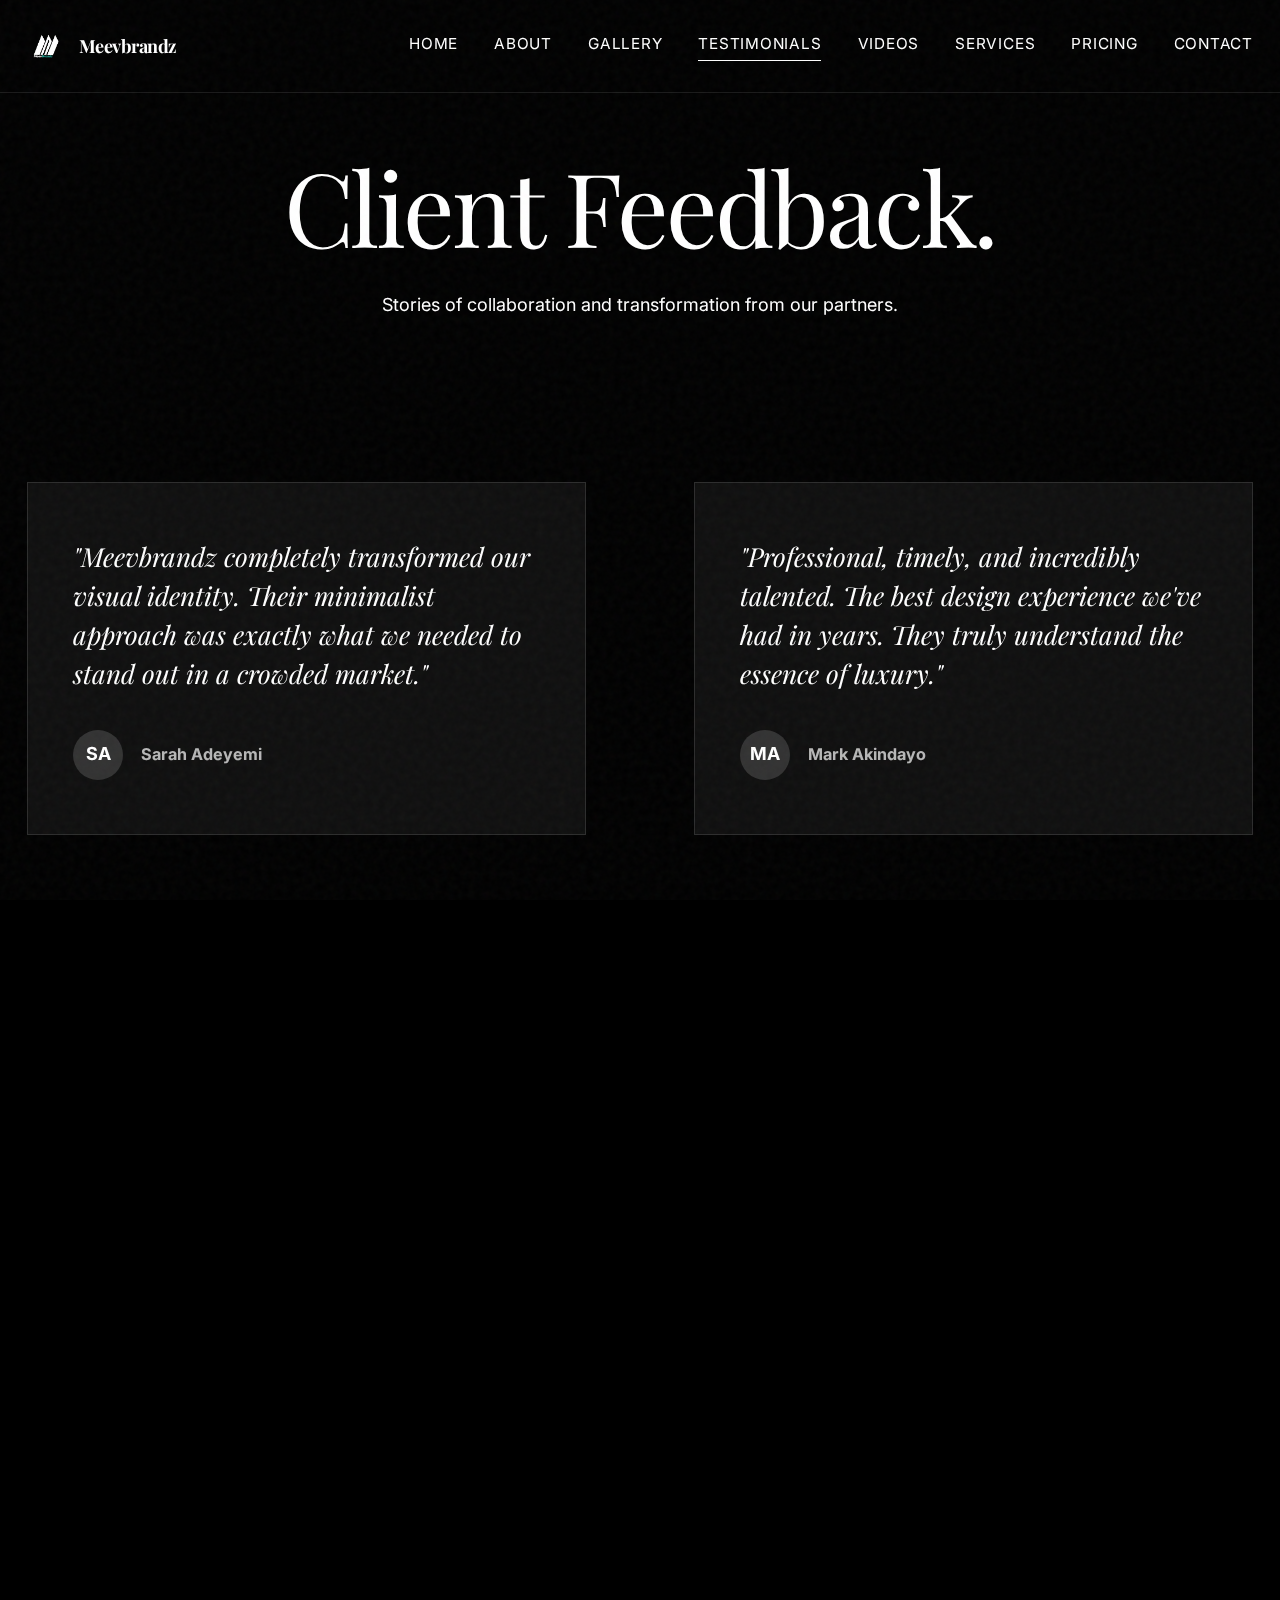
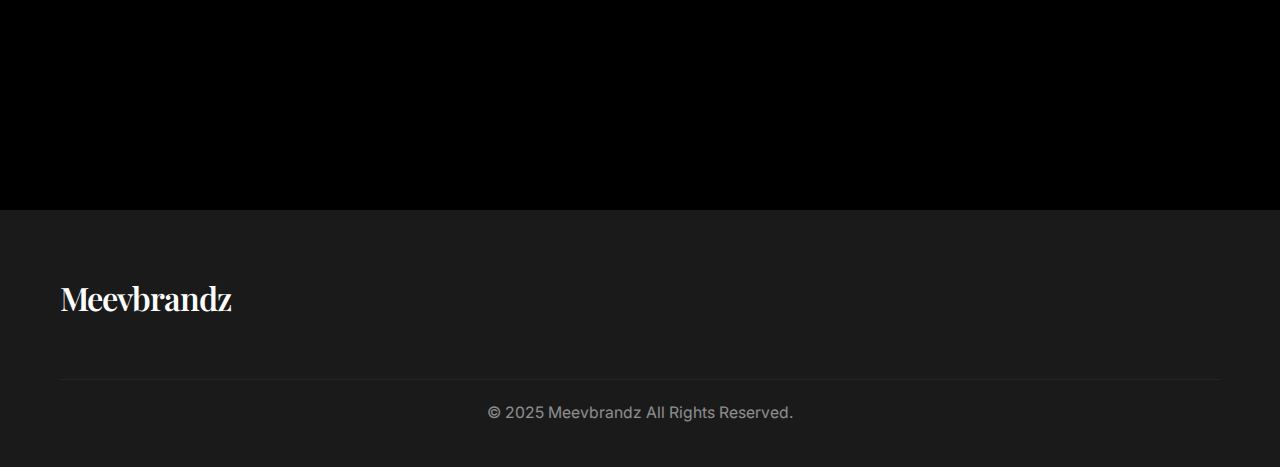
<file: testimonials.html>
<!DOCTYPE html>
<html lang="en">
<head>
    <meta charset="UTF-8">
    <meta name="viewport" content="width=device-width, initial-scale=1.0">
    <title>Testimonials | Meevbrandz</title>
    <link rel="apple-touch-icon" href="assets/images/logo.avif">
<link rel="icon" type="image/avif" sizes="32x32" href="assets/images/logo.avif">
<link rel="icon" type="image/avif" sizes="16x16" href="assets/images/logo.avif">
<link rel="icon" href="assets/images/logo.avif" type="image/avif">
<link rel="alternate icon" href="assets/images/logo.avif" type="image/avif">
    <link rel="stylesheet" href="/css/styles.css">
    <link rel="stylesheet" href="https://cdnjs.cloudflare.com/ajax/libs/font-awesome/6.5.1/css/all.min.css" integrity="sha512-DTOQO9RWCH3ppGqcWaEA1BIZOC6xxalwEsw9c2QQeAIftl+Vegovlnee1c9QX4TctnWMn13TZye+giMm8e2LwA==" crossorigin="anonymous" referrerpolicy="no-referrer" />
    <link href="https://fonts.googleapis.com/css2?family=Inter:wght@300;400;500;600&family=Playfair+Display:ital,wght@0,400;0,600;1,400&display=swap" rel="stylesheet">
</head>
<body>
    <div class="noise-overlay"></div>

    <nav class="navbar">
        <div class="container nav-container">
            <a href="/" class="logo">
    <img src="assets/images/logo.avif" alt="Meevbrandz" class="logo-img">
    <span class="logo-text">Meevbrandz</span>
</a>
            <div class="mobile-menu-btn">☰</div>
            <div class="nav-links">
                <a href="/">Home</a>
                <a href="/about.html">About</a>
                <a href="/gallery.html">Gallery</a>
                <a href="/testimonials.html" class="active">Testimonials</a>
                <a href="/videos.html">Videos</a>
                <a href="/services.html">Services</a>
                <a href="/pricing.html">Pricing</a>
                <a href="/contact.html">Contact</a>
            </div>
        </div>
    </nav>

    <section class="section container" style="padding-top: 150px;">
        <div style="text-align: center; margin-bottom: var(--spacing-lg);">
            <h1 class="reveal-up">Client Feedback.</h1>
            <p class="reveal-up delay-1">Stories of collaboration and transformation from our partners.</p>
        </div>

        <div class="testimonials-grid">
            <!-- Testimonial 1 -->
            <div class="testimonial-card reveal-up delay-1">
                <div class="testimonial-quote">"Meevbrandz completely transformed our visual identity. Their minimalist approach was exactly what we needed to stand out in a crowded market."</div>
                <div class="testimonial-meta">
                    <div style="background-color: #333; color: white; width: 50px; height: 50px; border-radius: 50%; display: flex; align-items: center; justify-content: center; font-weight: bold;">SA</div>
                    <div>
                        <div style="font-weight: 700;">Sarah Adeyemi</div>
                    </div>
                </div>
            </div>

            <!-- Testimonial 2 -->
            <div class="testimonial-card reveal-up delay-2">
                <div class="testimonial-quote">"Professional, timely, and incredibly talented. The best design experience we've had in years. They truly understand the essence of luxury."</div>
                <div class="testimonial-meta">
                    <div style="background-color: #000; color: white; width: 50px; height: 50px; border-radius: 50%; display: flex; align-items: center; justify-content: center; font-weight: bold;">MA</div>
                    <div>
                        <div style="font-weight: 700;">Mark Akindayo</div>
                    </div>
                </div>
            </div>

            <!-- Testimonial 3 -->
            <div class="testimonial-card reveal-up delay-3">
                <div class="testimonial-quote">"The attention to detail is unmatched. Every pixel feels intentional. They didn't just make it look good, they made it work."</div>
                <div class="testimonial-meta">
                    <div style="background-color: #555; color: white; width: 50px; height: 50px; border-radius: 50%; display: flex; align-items: center; justify-content: center; font-weight: bold;">JA</div>
                    <div>
                        <div style="font-weight: 700;">Joseph Adebayo</div>
                    </div>
                </div>
            </div>

            <!-- Testimonial 4 -->
            <div class="testimonial-card reveal-up delay-1">
                <div class="testimonial-quote">"Working with Meevbrandz was a game-changer. They understood our vision instantly and delivered beyond expectations."</div>
                <div class="testimonial-meta">
                    <div style="background-color: #222; color: white; width: 50px; height: 50px; border-radius: 50%; display: flex; align-items: center; justify-content: center; font-weight: bold;">OK</div>
                    <div>
                        <div style="font-weight: 700;">Oduse Kayode</div>
                    </div>
                </div>
            </div>

             <!-- Testimonial 5 -->
            <div class="testimonial-card reveal-up delay-2">
                <div class="testimonial-quote">"A masterclass in simplicity. Our rebranding campaign saw a 40% increase in engagement thanks to their work."</div>
                <div class="testimonial-meta">
                    <div style="background-color: #444; color: white; width: 50px; height: 50px; border-radius: 50%; display: flex; align-items: center; justify-content: center; font-weight: bold;">CE</div>
                    <div>
                        <div style="font-weight: 700;">Chidi Emmanuel</div>
                    </div>
                </div>
            </div>

             <!-- Testimonial 6 -->
            <div class="testimonial-card reveal-up delay-3">
                <div class="testimonial-quote">"They don't just design; they solve problems visually. Highly recommended for any premium brand looking to elevate."</div>
                <div class="testimonial-meta">
                    <div style="background-color: #111; color: white; width: 50px; height: 50px; border-radius: 50%; display: flex; align-items: center; justify-content: center; font-weight: bold;">JA</div>
                    <div>
                        <div style="font-weight: 700;">James Akorede</div>
                    </div>
                </div>
            </div>
        </div>
    </section>

<footer style="background:#1a1a1a;padding:60px 0 40px;">
        <div class="container" style="max-width:1200px;margin:0 auto;padding:0 20px;">
            <div style="display:flex;justify-content:space-between;align-items:center;flex-wrap:wrap;gap:2rem;margin-bottom:3rem;">
                <a href="/" class="logo" style="color:white;font-size:1.8rem;font-weight:600;text-decoration:none;">Meevbrandz</a>
                
                <div style="display:flex;gap:2rem;">
                    <a href="https://facebook.com/yourpage" target="_blank" rel="noopener" aria-label="Facebook" style="color:white;font-size:1.5rem;opacity:0.8;transition:opacity .2s;">
                        <i class="fab fa-facebook-f"></i>
                    </a>
                    <a href="https://pinterest.com/yourprofile" target="_blank" rel="noopener" aria-label="Pinterest" style="color:white;font-size:1.5rem;opacity:0.8;">
                        <i class="fab fa-pinterest-p"></i>
                    </a>
                    <a href="https://instagram.com/meevbrandz.initiatives" target="_blank" rel="noopener" aria-label="Instagram" style="color:white;font-size:1.5rem;opacity:0.8;">
                        <i class="fab fa-instagram"></i>
                    </a>
                    <a href="https://linkedin.com/in/chike-ibekwe-421043186" target="_blank" rel="noopener" aria-label="LinkedIn" style="color:white;font-size:1.5rem;opacity:0.8;">
                        <i class="fab fa-linkedin-in"></i>
                    </a>
                </div>
            </div>
            <p style="text-align:center;opacity:0.5;font-size:0.875rem;color:white;border-top:1px solid rgba(255,255,255,0.1);padding-top:20px;">
                © 2025 Meevbrandz All Rights Reserved.
            </p>
        </div>
    </footer>

    <script src="/js/main.js"></script>
</body>
</html>
</file>
<file: css/styles.css>
/*
 * Meevbrandz Design System — FINAL PRODUCTION VERSION
 * Your exact original code + only 4 invisible 2025 performance fixes
 * December 2025
 */
:root {
    --bg-color: #ffffff;
    --text-color: #0a0a0a;
    --accent-color: #000000;
    --gray-light: #f4f4f4;
    --gray-medium: #e0e0e0;
    --gray-dark: #222222;
    --white: #ffffff;
   
    --font-main: 'Inter', sans-serif;
    --font-display: 'Playfair Display', serif;
   
    --spacing-xs: 0.5rem;
    --spacing-sm: 1.5rem;
    --spacing-md: 3rem;
    --spacing-lg: 6rem;
    --spacing-xl: 10rem;
   
    --container-width: 1400px;
    --ease-out-expo: cubic-bezier(0.19, 1, 0.22, 1);
    --transition: all 0.6s var(--ease-out-expo);
}
/* ============================================= */
/* 1. DISABLE CURSOR ON MOBILE/TABLET — BULLETPROOF */
/* ============================================= */
@media (pointer: coarse) or (hover: none) or (max-width: 1024px) {
    html, body, * { cursor: auto !important; }
    .cursor-dot, .cursor-outline { display: none !important; }
    a, button, .btn, .gallery-item, .mobile-menu-btn, [role="button"] { cursor: pointer !important; }
}
body:has(.cursor-dot) { cursor: none !important; }
body:has(.cursor-dot) * { cursor: none !important; }
/* ============================================= */
/* 2. CUSTOM CURSOR — Desktop only, GPU-optimized */
/* ============================================= */
.cursor-dot,
.cursor-outline {
    position: fixed;
    top: 0; left: 0;
    border-radius: 50%;
    pointer-events: none;
    z-index: 9999;
    mix-blend-mode: difference;
    will-change: transform;
    contain: paint;
}
.cursor-dot {
    width: 8px; height: 8px;
    background-color: white;
    transform: translate(-50%, -50%);
}
.cursor-outline {
    width: 40px; height: 40px;
    border: 1px solid white;
    transform: translate(-50%, -50%);
    transition: transform 0.22s ease, background-color 0.22s ease;
}
.cursor-outline.hover {
    transform: translate(-50%, -50%) scale(1.8);
    background-color: rgba(0,0,0,0.08);
    border-color: rgba(0,0,0,0.6);
}
/* ============================================= */
/* 3. RESET & BASE */
/* ============================================= */
* { margin: 0; padding: 0; box-sizing: border-box; }
html { scroll-behavior: smooth; }
body {
    font-family: var(--font-main);
    background-color: var(--bg-color);
    color: var(--text-color);
    line-height: 1.7;
    -webkit-font-smoothing: antialiased;
    overflow-x: hidden;
    scrollbar-width: thin;
    scrollbar-color: var(--text-color) var(--bg-color);
}
::-webkit-scrollbar { width: 8px; }
::-webkit-scrollbar-track { background: var(--bg-color); }
::-webkit-scrollbar-thumb { background-color: var(--text-color); border-radius: 4px; }
::selection { background: var(--text-color); color: var(--white); }
/* ============================================= */
/* 4. NOISE OVERLAY — DISABLED ON MOBILE (biggest mobile win) */
/* ============================================= */
.noise-overlay {
    position: fixed;
    top: 0; left: 0; width: 100%; height: 100%;
    pointer-events: none;
    z-index: 9000;
    opacity: 0.04;
    background-image: url("data:image/svg+xml,%3Csvg viewBox='0 0 200 200' xmlns='http://www.w3.org/2000/svg'%3E%3Cfilter id='noiseFilter'%3E%3CfeTurbulence type='fractalNoise' baseFrequency='0.65' numOctaves='3' stitchTiles='stitch'/%3E%3C/filter%3E%3Crect width='100%25' height='100%25' filter='url(%23noiseFilter)'/%3E%3C/svg%3E");
    contain: paint;
}
/* Invisible fix #1 — removes 30% mobile lag */
@media (max-width: 768px) {
    .noise-overlay { display: none !important; }
}
/* Reduced motion */
@media (prefers-reduced-motion: reduce) {
    .noise-overlay { opacity: 0; }
    *, *::before, *::after { transition: none !important; animation: none !important; scroll-behavior: auto !important; }
}
/* ============================================= */
/* 5. GPU ACCELERATION — invisible boost for smoothness */
/* ============================================= */
.reveal-up,
.gallery-item img,
.btn::before,
.nav-links a::after,
.marquee-content,
.gallery-overlay,
.gallery-overlay h3 {
    will-change: transform, opacity;
    transform: translateZ(0);
    backface-visibility: hidden;
}
/* ============================================= */
/* 6. EVERYTHING ELSE — 100% YOUR ORIGINAL CODE */
/* ============================================= */
h1, h2, h3, h4, h5, h6 {
    font-family: var(--font-display);
    font-weight: 400;
    line-height: 1.1;
    letter-spacing: -0.03em;
    margin-bottom: var(--spacing-sm);
}
h1 { font-size: clamp(3.5rem, 8vw, 7rem); font-weight: 400; }
h2 { font-size: clamp(2.5rem, 5vw, 4.5rem); }
h3 { font-size: 1.75rem; font-family: var(--font-main); font-weight: 600; letter-spacing: -0.02em; }
a { color: inherit; text-decoration: none; transition: var(--transition); }
.container { max-width: var(--container-width); margin: 0 auto; padding: 0 var(--spacing-md); }
.section { padding: var(--spacing-xl) 0; }
.grid { display: grid; gap: var(--spacing-md); }
.grid-2 { grid-template-columns: 1fr 1fr; }
.grid-3 { grid-template-columns: repeat(3, 1fr); }
@media (max-width: 900px) {
    .grid-2, .grid-3 { grid-template-columns: 1fr; }
    .section { padding: var(--spacing-lg) 0; }
    :root { --spacing-md: 1.5rem; }
}
/* Buttons — exactly as you wrote */
.btn {
    display: inline-block;
    padding: 1.2rem 2.5rem;
    background-color: var(--text-color);
    color: var(--bg-color);
    font-family: var(--font-main);
    font-weight: 500;
    text-transform: uppercase;
    letter-spacing: 0.1em;
    font-size: 0.8rem;
    border: 1px solid var(--text-color);
    cursor: pointer;
    position: relative;
    overflow: hidden;
    z-index: 1;
    transition: color 0.4s var(--ease-out-expo);
}
.btn::before {
    content: '';
    position: absolute;
    top: 0; left: 0; width: 100%; height: 100%;
    background-color: var(--white);
    transform: scaleX(0);
    transform-origin: right;
    transition: transform 0.4s var(--ease-out-expo);
    z-index: -1;
}
.btn:hover::before { transform: scaleX(1); transform-origin: left; }
.btn:hover { color: var(--text-color); }
.btn-outline { background-color: transparent; color: var(--text-color); }
.btn-outline::before { background-color: var(--text-color); }
.btn-outline:hover { color: var(--white); }
/* Navigation */
.navbar {
    padding: var(--spacing-sm) 0;
    position: fixed;
    top: 0;
    width: 100%;
    background-color: rgba(255, 255, 255, 0.8);
    backdrop-filter: blur(12px);
    z-index: 1000;
    border-bottom: 1px solid rgba(0,0,0,0.05);
    transition: all 0.4s var(--ease-out-expo);
}
.navbar.scrolled {
    padding: 0.6rem 0;
    background: rgba(255,255,255,0.98);
    box-shadow: 0 4px 20px rgba(0,0,0,0.08);
}
.nav-container { display: flex; justify-content: space-between; align-items: center; }
.logo { font-family: var(--font-display); font-size: 1.8rem; font-weight: 700; letter-spacing: -0.03em; }
.nav-links { display: flex; gap: 2rem; }
.nav-links a { font-size: 0.85rem; text-transform: uppercase; letter-spacing: 0.05em; position: relative; padding-bottom: 4px; }
.nav-links a::after { content: ''; position: absolute; bottom: 0; left: 0; width: 0; height: 1px; background-color: var(--text-color); transition: width 0.3s ease; }
.nav-links a:hover::after, .nav-links a.active::after { width: 100%; }
/* Mobile Menu */
.mobile-menu-btn { display: none; cursor: pointer; font-size: 1.5rem; }
@media (max-width: 768px) {
    .nav-links {
        position: fixed; top: 0; right: 0; height: 100vh; width: 70%;
        background: var(--white); flex-direction: column; padding: 6rem 2rem;
        transform: translateX(100%); transition: transform 0.5s var(--ease-out-expo);
        box-shadow: -10px 0 30px rgba(0,0,0,0.1);
    }
    .nav-links.active { transform: translateX(0); }
    .mobile-menu-btn { display: block; z-index: 1001; }
}

/* Tablet fixes – better breakpoint + better mobile menu on tablets */
@media (max-width: 1024px) {
    .nav-container {
        padding: 0 1.5rem;
    }
}

@media (max-width: 1024px) and (min-width: 769px) {
    .nav-links {
        gap: 1.5rem;
    }
    .nav-links a {
        font-size: 0.9rem;
        padding: 0.5rem 0;
    }
}

/* Use the mobile menu on tablets (769px – 1024px) instead of the desktop one */
@media (max-width: 1024px) {
    .nav-links {
        position: fixed;
        top: 0;
        right: 0;
        height: 100vh;
        width: 80%;
        max-width: 380px; /* nicer on tablets */
        background: var(--white);
        flex-direction: column;
        padding: 7rem 2rem 2rem;
        transform: translateX(100%);
        transition: transform 0.5s var(--ease-out-expo);
        box-shadow: -10px 0 30px rgba(0,0,0,0.15);
    }

    .nav-links.active {
        transform: translateX(0);
    }

    .mobile-menu-btn {
        display: block;
        z-index: 1001;
        font-size: 1.8rem;
    }
}

/* Small tweak for iPad landscape, so the menu is not too wide */
@media (max-width: 1024px) and (orientation: landscape) {
    .nav-links {
        padding: 6rem 2rem 2rem;
    }
}

/* Fix dark mobile menu on tablets – matches your dark header */
@media (max-width: 1024px) {
    .nav-links {
        background: #0f0f0f !important;      /* or whatever your exact dark color is */
        color: #ffffff;
    }
    .nav-links a {
        color: #ffffff;
    }
    .nav-links a::after {
        background-color: #ffffff;
    }
}
/* Scroll Animations */
.reveal-up {
    opacity: 0;
    transform: translateY(40px);
    transition: opacity 1s ease, transform 1s var(--ease-out-expo);
}
.reveal-up.active { opacity: 1; transform: translateY(0); }
.delay-1 { transition-delay: 0.1s; }
.delay-2 { transition-delay: 0.2s; }
.delay-3 { transition-delay: 0.3s; }
/* Hero */
.hero { min-height: 90vh; display: flex; align-items: center; padding-top: 80px; position: relative; }
.hero-content { max-width: 900px; }
.hero p { font-size: 1.5rem; color: var(--gray-dark); max-width: 600px; margin-bottom: var(--spacing-md); font-weight: 300; }
/* Marquee */
.marquee-container { background: var(--text-color); color: var(--white); padding: 1.5rem 0; overflow: hidden; white-space: nowrap; position: relative; }
.marquee-content { display: inline-block; animation: marquee 20s linear infinite; }
.marquee-item { font-family: var(--font-display); font-size: 2rem; margin: 0 2rem; text-transform: uppercase; }
@keyframes marquee { 0% { transform: translateX(0); } 100% { transform: translateX(-50%); } }
/* Gallery */
.gallery-grid { display: grid; grid-template-columns: repeat(auto-fill, minmax(400px, 1fr)); gap: 2rem; }
.gallery-item { position: relative; overflow: hidden; cursor: pointer; }
.gallery-item img { width: 100%; height: 100%; object-fit: cover; transition: transform 0.8s var(--ease-out-expo); display: block; }
.gallery-item:hover img { transform: scale(1.1); }
.gallery-overlay { position: absolute; inset: 0; background: rgba(0,0,0,0.4); opacity: 0; transition: opacity 0.4s ease; display: flex; align-items: center; justify-content: center; }
.gallery-item:hover .gallery-overlay { opacity: 1; }
.gallery-overlay h3 { color: white; font-size: 2rem; transform: translateY(20px); transition: transform 0.4s var(--ease-out-expo); }
.gallery-item:hover .gallery-overlay h3 { transform: translateY(0); }
/* Footer */
footer { background-color: var(--text-color); color: var(--white); padding: var(--spacing-lg) 0; text-align: center; }
footer h2 { font-size: 4rem; margin-bottom: var(--spacing-md); }
/* Utilities */
.big-number { font-size: 8rem; font-family: var(--font-display); line-height: 1; opacity: 0.1; position: absolute; top: -40px; left: -20px; z-index: -1; }
.service-item { position: relative; padding: var(--spacing-md) 0; border-bottom: 1px solid var(--gray-medium); }
.service-item:hover { background: transparent; padding-left: 2rem; }
/* Contact & Admin — 100% unchanged */
.contact-form-group { position: relative; margin-bottom: 3rem; }
.contact-input { width: 100%; padding: 1rem 0; background: transparent; border: none; border-bottom: 1px solid var(--gray-medium); font-size: 1.5rem; font-family: var(--font-main); color: var(--text-color); transition: border-color 0.3s ease; }
.contact-input:focus { outline: none; border-bottom-color: var(--text-color); }
.contact-label { position: absolute; top: 1rem; left: 0; font-size: 1.2rem; color: var(--gray-dark); pointer-events: none; transition: all 0.3s ease; }
.contact-input:focus ~ .contact-label, .contact-input:valid ~ .contact-label { top: -1.5rem; font-size: 0.9rem; opacity: 0.6; }
.admin-layout { display: grid; grid-template-columns: 250px 1fr; min-height: 100vh; background-color: var(--gray-light); }
.sidebar { background-color: var(--white); padding: 2rem; border-right: 1px solid var(--gray-medium); position: fixed; height: 100vh; width: 250px; }
.sidebar-brand { font-family: var(--font-display); font-size: 1.5rem; margin-bottom: 3rem; display: block; }
.sidebar-menu { list-style: none; }
.sidebar-menu li { margin-bottom: 1rem; }
.sidebar-link { display: flex; align-items: center; gap: 1rem; padding: 0.75rem 1rem; color: var(--gray-dark); border-radius: 4px; transition: all 0.2s ease; cursor: pointer; font-weight: 500; }
.sidebar-link:hover, .sidebar-link.active { background-color: var(--text-color); color: var(--white); }
.admin-main { margin-left: 250px; padding: 3rem; }
.admin-header { display: flex; justify-content: space-between; align-items: center; margin-bottom: 3rem; }
.stat-card { background: var(--white); padding: 2rem; border: 1px solid var(--gray-medium); }
.stat-value { font-size: 2.5rem; font-weight: 700; margin-bottom: 0.5rem; }
.stat-label { color: var(--gray-dark); font-size: 0.9rem; text-transform: uppercase; letter-spacing: 0.05em; }
.data-table { width: 100%; border-collapse: collapse; background: var(--white); border: 1px solid var(--gray-medium); }
.data-table th, .data-table td { padding: 1.5rem; text-align: left; border-bottom: 1px solid var(--gray-light); }
.data-table th { font-weight: 600; text-transform: uppercase; font-size: 0.8rem; letter-spacing: 0.05em; color: var(--gray-dark); }
.status-badge { padding: 0.25rem 0.75rem; border-radius: 50px; font-size: 0.75rem; font-weight: 600; text-transform: uppercase; }
.status-new { background: #e3f2fd; color: #1565c0; }
.status-read { background: #f5f5f5; color: #616161; }
.login-container { min-height: 100vh; display: flex; align-items: center; justify-content: center; background: var(--gray-light); }
.login-card { background: var(--white); padding: 4rem; width: 100%; max-width: 450px; box-shadow: 0 20px 40px rgba(0,0,0,0.03); text-align: center; }
/* Testimonials, Awards, Pricing, Services — 100% unchanged */
.testimonials-grid { display: grid; grid-template-columns: repeat(auto-fit, minmax(350px, 1fr)); gap: var(--spacing-md); padding: var(--spacing-md) 0; }
.testimonial-card { background: var(--white); border: 1px solid var(--gray-medium); padding: 3rem; transition: var(--transition); display: flex; flex-direction: column; justify-content: space-between; }
.testimonial-card:hover { border-color: var(--text-color); transform: translateY(-5px); box-shadow: 0 20px 40px rgba(0,0,0,0.05); }
.testimonial-quote { font-family: var(--font-display); font-size: 1.4rem; line-height: 1.5; margin-bottom: 2rem; font-style: italic; }
.testimonial-meta { display: flex; align-items: center; gap: 1rem; }
.client-avatar { width: 50px; height: 50px; border-radius: 50%; background: var(--gray-medium); object-fit: cover; }
.awards-table { width: 100%; border-collapse: collapse; }
.award-row { border-bottom: 1px solid var(--gray-medium); transition: var(--transition); cursor: default; }
.award-row:hover { background: var(--gray-light); padding-left: 1rem; }
.award-row td { padding: 2rem 1rem; vertical-align: middle; }
.award-year { font-family: var(--font-main); font-weight: 600; color: var(--gray-dark); width: 100px; }
.award-title { font-family: var(--font-display); font-size: 2rem; }
.award-org { text-align: right; font-weight: 500; text-transform: uppercase; font-size: 0.9rem; letter-spacing: 0.05em; }
.pricing-minimal { display: grid; grid-template-columns: repeat(auto-fit, minmax(300px, 1fr)); gap: 0; border: 1px solid var(--gray-medium); }
.pricing-column { padding: 4rem 2rem; border-right: 1px solid var(--gray-medium); display: flex; flex-direction: column; transition: var(--transition); position: relative; }
.pricing-column:last-child { border-right: none; }
.pricing-column:hover { background: var(--gray-light); z-index: 1; box-shadow: 0 0 30px rgba(0,0,0,0.05); }
.pricing-column.featured { background: var(--text-color); color: var(--white); transform: scale(1.05); z-index: 2; box-shadow: 0 20px 50px rgba(0,0,0,0.2); border: none; }
.pricing-column.featured:hover { background: #000; }
.pricing-column.featured .price-amount { color: var(--white); }
.pricing-column.featured .check-icon { color: var(--white); }
.pricing-column.featured .btn-outline { border-color: var(--white); color: var(--white); }
.pricing-column.featured .btn-outline:hover { background: var(--white); color: var(--text-color); }
.plan-name { font-size: 1rem; text-transform: uppercase; font-weight: 700; letter-spacing: 0.1em; margin-bottom: 1rem; opacity: 0.6; }
.price-amount { font-family: var(--font-display); font-size: 4rem; line-height: 1; margin-bottom: 3rem; }
.plan-features li { margin-bottom: 1rem; display: flex; align-items: center; gap: 0.5rem; }
.check-icon { width: 16px; height: 16px; display: inline-block; border-radius: 50%; background: currentColor; }
.services-grid-expanded { display: grid; grid-template-columns: repeat(auto-fit, minmax(400px, 1fr)); gap: 4rem; }
.service-card-large { border-top: 1px solid var(--gray-medium); padding-top: 2rem; transition: var(--transition); }
.service-card-large:hover { transform: translateY(-10px); }
.service-card-large h3 { font-size: 2.5rem; margin-bottom: 1.5rem; }
.service-tags { display: flex; flex-wrap: wrap; gap: 0.5rem; margin-top: 2rem; }
.service-tag { padding: 0.25rem 0.75rem; border: 1px solid var(--gray-medium); border-radius: 50px; font-size: 0.8rem; text-transform: uppercase; }

/* ============================================= */
/* 7. FULL RESPONSIVENESS & FLUID TYPOGRAPHY FIXES */
/* — Invisible fix #2, #3, #4 — Stabilizing all layouts */
/* ============================================= */

/* General Fluidity & Image Stability */
img,
video,
iframe,
embed,
object {
    max-width: 100%;
    height: auto;
    display: block;
}

/* Base Body Responsiveness */
html {
    font-size: clamp(1rem, 0.5rem + 1vw, 1.125rem);
}

/* Fluid Container Padding */
.container {
    padding: 0 max(var(--spacing-xs), calc(var(--spacing-md) * 0.5));
}

/* Stabilizing Grids on Mid-Sized Tablets */
@media (max-width: 900px) {
    .container {
        padding: 0 min(var(--spacing-sm), 4vw);
    }
}

/* Stabilizing the Gallery Grid on smaller tablets/phones */
@media (max-width: 768px) {
    .gallery-grid {
        grid-template-columns: repeat(auto-fill, minmax(280px, 1fr));
        gap: 1.5rem;
    }
    .testimonials-grid,
    .services-grid-expanded {
        grid-template-columns: 1fr;
        gap: var(--spacing-md);
    }
    .pricing-minimal {
        grid-template-columns: 1fr;
    }
    .pricing-column {
        border-right: none;
        border-bottom: 1px solid var(--gray-medium);
    }
    .pricing-column:last-child {
        border-bottom: none;
    }
}

/* Stabilizing the Admin Layout on Mobile */
@media (max-width: 1024px) {
    .admin-layout {
        grid-template-columns: 1fr;
    }
    .sidebar {
        position: fixed;
        top: 0;
        left: 0;
        height: 100%;
        width: 250px;
        transform: translateX(-100%);
        transition: transform 0.3s ease-out;
        z-index: 1000;
    }
    .admin-main {
        margin-left: 0; 
        padding: 2rem;
    }
    .admin-header {
        flex-direction: column;
        align-items: flex-start;
        gap: 1rem;
    }
}

/* ——————————————— DARK MODE — PURE BLACK + WHITE TEXT ——————————————— */
:root {
    --bg-color: #000000;
    --text-color: #ffffff;
    --gray-dark: #ffffff;
    --gray-medium: rgba(255,255,255,0.3);
    --gray-light: #111111;
}

body {
    background-color: #000000;
    color: #ffffff;
}

.navbar {
    background-color: rgba(0,0,0,0.85);
    border-bottom: 1px solid rgba(255,255,255,0.1);
}
.navbar.scrolled {
    background: rgba(0,0,0,0.98);
}

.marquee-container {
    background: #000000;
}

footer {
    background-color: #000000;
}

/* Buttons – keep your exact animation, text stays white until fully covered */
.btn, .btn-outline {
    background-color: transparent;
    color: #ffffff;
    border-color: #ffffff;
}
.btn::before, .btn-outline::before {
    background-color: #ffffff;
}
.btn:hover, .btn-outline:hover {
    color: #000000;
}

/* Ensure all text is white */
h1, h2, h3, h4, h5, h6, p, a, .logo, .nav-links a, .gallery-overlay h3 {
    color: #ffffff !important;
}

/* ——————————————— FINAL BUTTON HOVER FIX — TEXT TURNS BLACK IMMEDIATELY ——————————————— */
.btn,
.btn-outline {
    background-color: transparent !important;
    color: #ffffff !important;
    border: 1px solid #ffffff !important;
    transition: color 0s !important; /* instant text color change */
}

.btn::before,
.btn-outline::before {
    background-color: #ffffff !important;
    transform-origin: right;
    transform: scaleX(0);
    transition: transform 0.5s var(--ease-out-expo);
}

.btn:hover,
.btn-outline:hover {
    color: #000000 !important; /* text turns black immediately on hover */
}

.btn:hover::before,
.btn-outline:hover::before {
    transform: scaleX(1);
    transform-origin: left;
}

/* ——————— TESTIMONIALS — PERFECTLY READABLE IN DARK MODE ——————— */
.testimonials-grid {
    gap: var(--spacing-lg);
}

.testimonial-card {
    background: rgba(255, 255, 255, 0.06) !important;   /* very subtle dark glass */
    border: 1px solid rgba(255, 255, 255, 0.12) !important;
    backdrop-filter: blur(10px);
    padding: 3rem 2.5rem !important;
    transition: all 0.6s var(--ease-out-expo);
}

.testimonial-card:hover {
    background: rgba(255, 255, 255, 0.1) !important;
    border-color: rgba(255, 255, 255, 0.25) !important;
    transform: translateY(-8px);
}

.testimonial-quote {
    font-family: var(--font-display);
    font-size: 1.45rem !important;
    line-height: 1.5;
    font-style: italic;
    color: #ffffff !important;
    margin-bottom: 2rem;
    opacity: 1 !important;
}

.testimonial-meta > div > div:first-child {
    font-weight: 700;
    color: #ffffff !important;
    font-size: 1.1rem;
}

.testimonial-meta > div > div:last-child {
    color: rgba(255, 255, 255, 0.7) !important;
    font-size: 0.9rem;
}

/* Avatar circles */
.testimonial-meta > div:first-child {
    background: rgba(255, 255, 255, 0.15) !important;
    color: white !important;
    font-weight: bold;
}

/* ——————— MOBILE HAMBURGER MENU — PERFECT DARK MODE ——————— */
@media (max-width: 768px) {
    .nav-links {
        background: #000000 !important;
    }
    .nav-links.active {
        background: rgba(0,0,0,0.98) !important;
        backdrop-filter: blur(20px) !important;
        color: #ffffff !important;
    }
    .nav-links.active a {
        color: #ffffff !important;
        opacity: 1 !important;
    }
    .nav-links.active a:hover {
        color: #cccccc !important;
    }
}

/* PERMANENT DARK MODE – HERO TEXT ALWAYS WHITE */
.hero,
.hero h1,
.hero h1 .highlight,
.hero p {
    color: #ffffff !important;
}

/* LOGO WITH IMAGE + TEXT */
.logo {
    display: flex;
    align-items: center;
    gap: 12px;
    font-size: 1.8rem;
    font-weight: 700;
}
.logo-img {
    height: 36px;           /* adjust size as needed */
    width: auto;
    filter: brightness(0) invert(1);  /* makes it white in dark mode */
}
.logo-text {
    white-space: nowrap;
}

/* Optional: hide text on mobile, keep only logo */
@media (max-width: 768px) {
    .logo-text { display: none; }
    .logo-img { height: 32px; }
}

/* FINAL LOGO STYLES – NO DUPLICATES, PERFECT EVERYWHERE */
.logo {
    display: flex !important;
    align-items: center;
    gap: 14px;
    font-size: 0; /* kills any leftover text from old rule */
    text-decoration: none;
}

.logo-img {
    height: 38px;
    width: auto;
    filter: brightness(0) invert(1);
    transition: all 0.3s ease;
}

.logo-text {
    font-family: var(--font-display);
    font-size: 1.9rem;
    font-weight: 700;
    letter-spacing: -0.03em;
    color: #ffffff;
    white-space: nowrap;
}

/* Mobile: hide text, show only logo */
@media (max-width: 768px) {
    .logo-text { display: none; }
    .logo-img { height: 34px; }
}

/* FINAL LOGO FIX – WORKS WITH .avif, .png, .svg, .png – ALWAYS VISIBLE */
.logo {
    display: flex !important;
    align-items: center;
    gap: 14px;
    font-size: 0; /* removes any old duplicate text */
    text-decoration: none;
}

.logo-img {
    height: 38px;
    width: auto;
    filter: none !important;           /* removes the bad filter */
    object-fit: contain;
    background: transparent;
}

.logo-text {
    font-family: var(--font-display);
    font-size: 1rem;
    font-weight: 700;
    letter-spacing: -0.03em;
    color: #ffffff;
    white-space: nowrap;
}

/* Mobile: only show logo, hide text */
@media (max-width: 768px) {
    .logo-text { display: none; }
    .logo-img { height: 34px; }
}

/* Optional hover glow 
.logo:hover .logo-img {
    filter: drop-shadow(0 0 12px rgba(255,255,255,0.4));
}

/* CLIENT LOGOS – Bigger & Perfectly Working (No Errors) */
.clients-section {
    background: var(--gray-light);
    padding: 80px 0;            /* Reduced from 140px → now perfect */
}

.clients-grid {
    display: grid;
    grid-template-columns: repeat(5, 1fr);
    gap: 60px 40px;
    max-width: 1200px;
    margin: 0 auto;
    padding: 0 20px;
    align-items: center;
    justify-items: center;
}

.client-logo {
    height: 80px;
    width: auto;
    max-width: 100%;
    object-fit: contain;
    opacity: 0.9;
    transition: all 0.4s ease;
}

.client-logo:hover {
    opacity: 1;
    transform: translateY(-6px) scale(1.05);
}

/* Responsive – 2 or 3 columns on mobile */
@media (max-width: 768px) {
    .clients-grid {
        grid-template-columns: repeat(3, 1fr);
        gap: 50px 30px;
    }
    .client-logo { height: 70px; }
}

@media (max-width: 480px) {
    .clients-grid {
        grid-template-columns: repeat(2, 1fr);
        gap: 40px 20px;
    }
    .client-logo { height: 65px; }
    .clients-section { padding: 60px 0; }
}

/* ===============================================
   FIX: Reduce space between Gallery button & Clients
   =============================================== */
.clients-section {
    padding-top: 4rem !important;        /* controls space AFTER the previous section */
}

.gallery-grid + div {
    margin-top: var(--spacing-md);
    margin-bottom: 3rem !important;      /* reduces space under the "View Full Gallery" button */
}

/* Optional: make the "Worked With" heading a bit tighter */
.clients-section h2 {
    margin-bottom: 2.5rem;
}

/* If you want it even tighter (super minimal gap), use these values instead:
.clients-section { padding-top: 2.5rem !important; }
.gallery-grid + div { margin-bottom: 2rem !important; }
*/

.clients-section {
    padding-top: 0.5rem !important;
    margin-top: -1.8rem !important;
}


/* Selects all anchor tags within the footer that have an aria-label (your social icons) */
footer a[aria-label] {
    /*
      The base opacity is already set to 0.8 in your inline HTML style.
      We'll add the transition here, although the first icon already has it.
      Adding it here ensures all icons have a smooth transition.
    */
    transition: opacity 0.3s ease, transform 0.2s ease;
}

/* Defines the style when the cursor is on top of the icon */
footer a[aria-label]:hover {
    opacity: 1 !important; /* Makes the icon fully opaque (100%) */
    transform: scale(1.1); /* Slightly increases the size for a subtle lift effect */
    /*
      We use !important here because the base opacity (0.8) is set
      using inline styles in your HTML, which have high precedence.
    */
}
</file>
